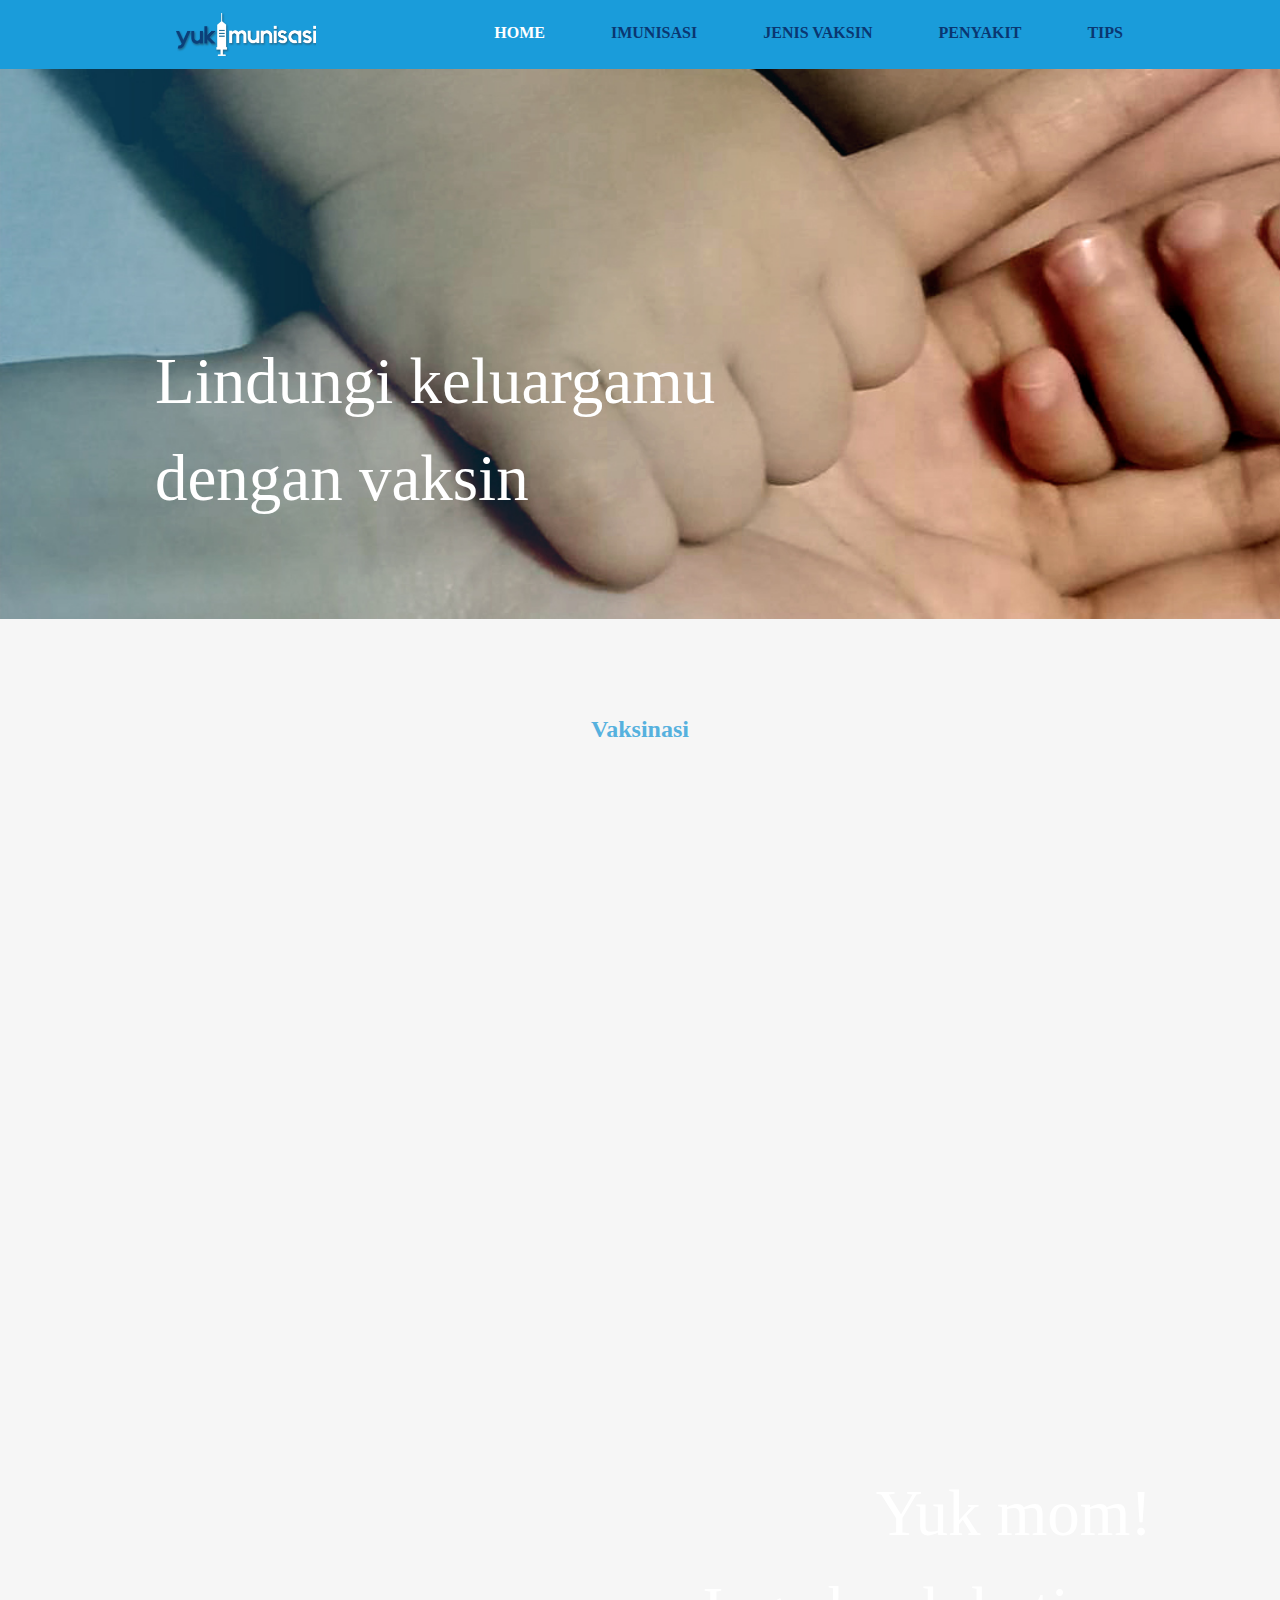
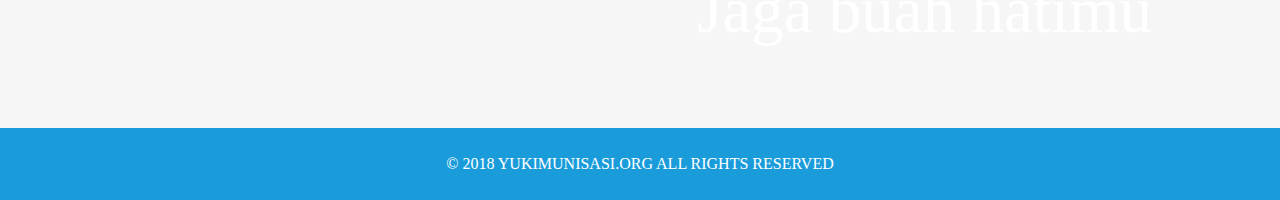
<file: index.html>
<!doctype html>
<html lang="en">
  <head>
    <!-- Required meta tags -->
    <meta charset="utf-8">
    <meta name="viewport" content="width=device-width, initial-scale=1, shrink-to-fit=no">
  <!-- <link rel=”icon” type=”image/png” href=”img/icon.png”> -->
  <link href="img/icon.png" rel="shortcut icon">
    <!-- Bootstrap CSS -->
    <link rel="stylesheet" type="text/css" href="css/bootstrap.css">
    <link rel="stylesheet" type="text/css" href="css/bootstrap.min.css" >
    <link rel="stylesheet" type="text/css" href="style/style.css">
    <!-- <link rel="stylesheet" href="https://maxcdn.bootstrapcdn.com/bootstrap/4.0.0/css/bootstrap.min.css" integrity="sha384-Gn5384xqQ1aoWXA+058RXPxPg6fy4IWvTNh0E263XmFcJlSAwiGgFAW/dAiS6JXm" crossorigin="anonymous"> -->

    <title>YUK Imunisasi</title>
  </head>
  <body style="background-color: #f6f6f6">

    <!-- navbar -->
  <nav class="navbar navbar-expand-lg navbar-light p-2" style="background-color: #1A9CDA;">
    <a class="navbar-brand" href="index.html">
        <img src="img/logo.png" width="140" class="d-inline-block align-top ml-5" alt="brand">
    </a>
    <button class="navbar-toggler" type="button" data-toggle="collapse" data-target="#navbarNavDropdown" aria-controls="navbarSupportedContent" aria-expanded="false" aria-label="Toggle navigation">
      <span class="navbar-toggler-icon"></span>
    </button>

      <div class="collapse navbar-collapse" id="navbarNavDropdown">
        <ul class="navbar-nav ml-auto font-weight-bold">
          <li class="nav-item">
            <a class="nav-link a" href="index.html">HOME</a>
          </li>
          <li class="nav-item">
            <a class="nav-link b" href="sejarah_imunisasi.html">IMUNISASI</a>
          </li>
          <li class="nav-item">
            <a class="nav-link c" href="jenis_vaksin.html">JENIS VAKSIN</a>
          </li>
          <li class="nav-item">
            <a class="nav-link d" href="penyakit.html">PENYAKIT</a>
          </li>
          <li class="nav-item">
            <a class="nav-link e" href="tips.html">TIPS</a>
          </li> 
        </ul>
      </div>
  </nav>

  <style>
	.jumbotron.jumbotron-fluid{
		background-image: url('img/header.jpg');
		background-repeat: no-repeat;
		background-size: cover;
		background-attachment: fixed;
		height: 550px;
		background-position: 0 -100px;
		background-color: white;
		overflow: hidden;
	}
</style>
	<!-- start jumbotron header -->
	<section id="pg_header" class="pg_header mb-5">		
		<div class="jumbotron jumbotron-fluid">
			<div class="container">
				<div class="row">
					<div class="col">
						<p class="caption text-white" style="left: 85px; top: 200px;">Lindungi keluargamu<br>dengan vaksin</p>
					</div>
				</div>
			</div>
		</div>
	</section>
	<!-- end jumbotron header -->
	
	<br><br>

	<!-- start vaksinasi -->
	<setction id="pg_vaksinasi" class="pg_vaksinasi">		
		<div class="container">
			<div class="row mb-5">
				<div class="col text-center">
					<h4 style="color: #56B1DE" class="font-weight-bold">Vaksinasi</h4>
				</div>
			</div>
			<br>
			<div class="row text-center mb-5 justify-content-center">
				<div class="col-sm-6 col-md-5 col-lg-4 col-xl-3 p-left" style="color:  #12346B;">
					<img src="img/1.jpg" class="rounded-circle mb-4" width="80%" alt="">
					<p class="font-weight-bold h5">Vaksin Palsu</p>
					Masyarakat Indonesia dibuat
					gempar dengan temuan vaksin
					palsu yang beredar diberbagai
					saranan kesehatan di tanan air. 
					Menurut peraturan Menteri Kesehatan Nomor 
					... <br>
					<a href="vaksin_palsu.html" class="btn mt-4 mb-5 text-white" role="button" style="background-color: #1A9CDA">read more</a>
				</div>

				<div class="col-md-1 col-xl-2"></div>

				<div class="col-sm-6 col-md-5 col-lg-4 col-xl-3 mt-5 mt-sm-5 mt-md-0 p-right" style="color:  #12346B;">
					<img src="img/2.jpg" class="rounded-circle mb-4" width="80%" alt="">
					<p class="font-weight-bold h5">Vaksin Belum HALAL?</p>
					Fatwa MUI No 4/2016, vaksinasi 
					memang diperbolehkan dan 
					dibawajibkan terutama saat kondisi 
					darurat. Terlebih jika suatu 
					penyakit berpotensi menjadi 
					semakin ... <br>
					<a href="vaksin_belum_halal.html" class="btn mt-4 text-white" style="background-color: #1A9CDA" role="button">read more</a>
				</div>
			</div>
		</div>
	</setction>
	<!-- end vaksinasi -->

	<section id="page-top-footer" class="page-top-footer">		
	  <div class="position-relative">
		  <div class="container-fluid">
		  	<div class="row justify-content-md-end">
		  		<div class="col-md-12">
				    <p class="caption text-right text-white mt-5">
				    	Yuk mom! <br>
				    	Jaga buah hatimu <br>
				    </p>	
		  		</div>
			  <img class="position-relative image-footer" src="img/4.jpg" alt="image" width="100%" height="100%">
		  	</div>
		  </div>
		</div>
	  </div>	
	</section>


	<footer style="background-color: #1A9CDA;">
		<div class="container">
			<div class="row text-center text-white">
				<div class="col p-4">
					&copy 2018 YUKIMUNISASI.ORG ALL RIGHTS RESERVED
				</div>
			</div>
		</div>
	</footer>

    <!-- Optional JavaScript -->

	<script type="text/javascript" src="js/jquery-3.2.1.slim.min.js"></script>
	<script type="text/javascript" src="js/popper.min.js"></script>
	<script type="text/javascript" src="js/bootstrap.js"></script>
	<script type="text/javascript" src="js/buatan.js"></script>

  </body>
</html>

<script>
	$(document).ready(function() {		
		// start page index
		$(window).scroll(function() {
			var var_scroll = $(this).scrollTop();

			$('.jumbotron .container .caption').css({
				transform: 'translate(0px,' + var_scroll/5 + '%)'
			});
			//edit col vaksinasi
			if (var_scroll > $('.pg_vaksinasi').offset().top - 300){
				$('.p-left').addClass('tampil-vaksinasi');
				$('.p-right').addClass('tampil-vaksinasi');
			};

			if (var_scroll > $('.page-top-footer').offset().top - 500){
				$('.image-footer').addClass('tampil-image-footer');
			}
		});
		//end page indx
	});
</script>
</file>
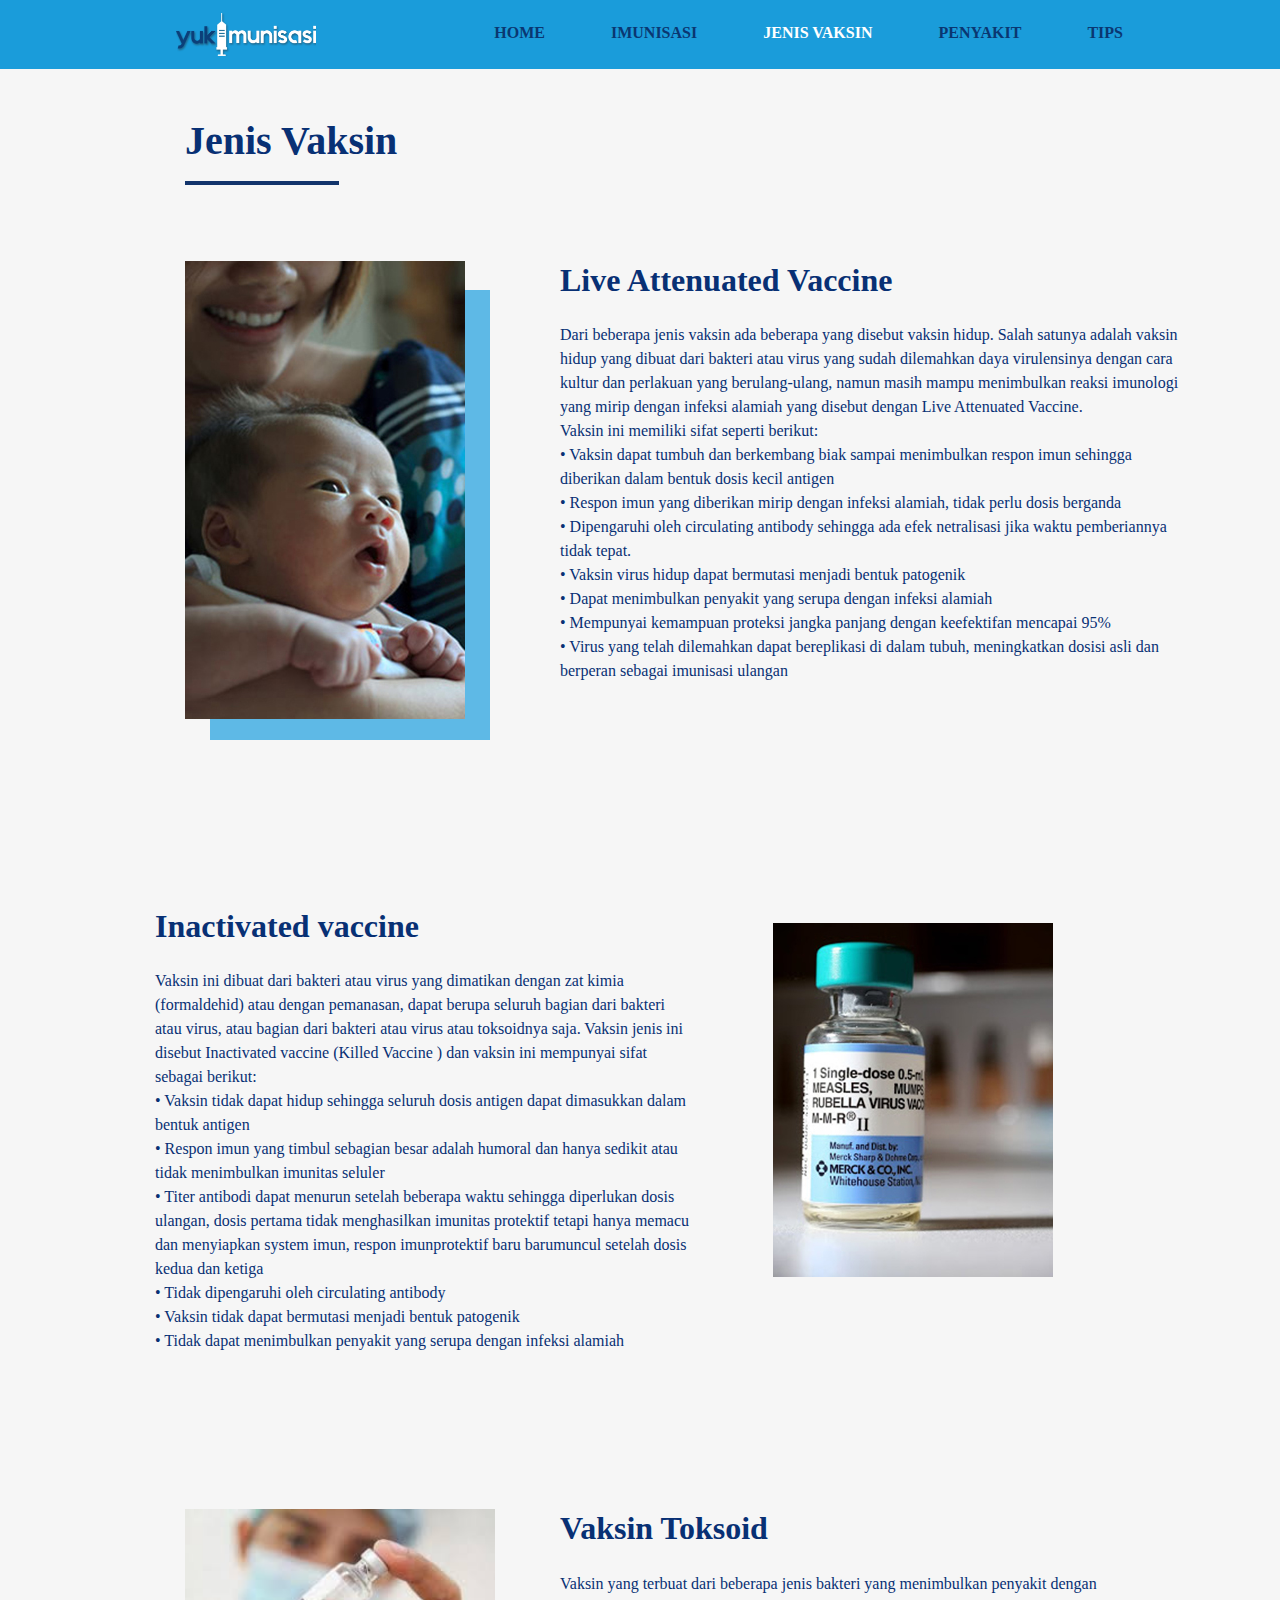
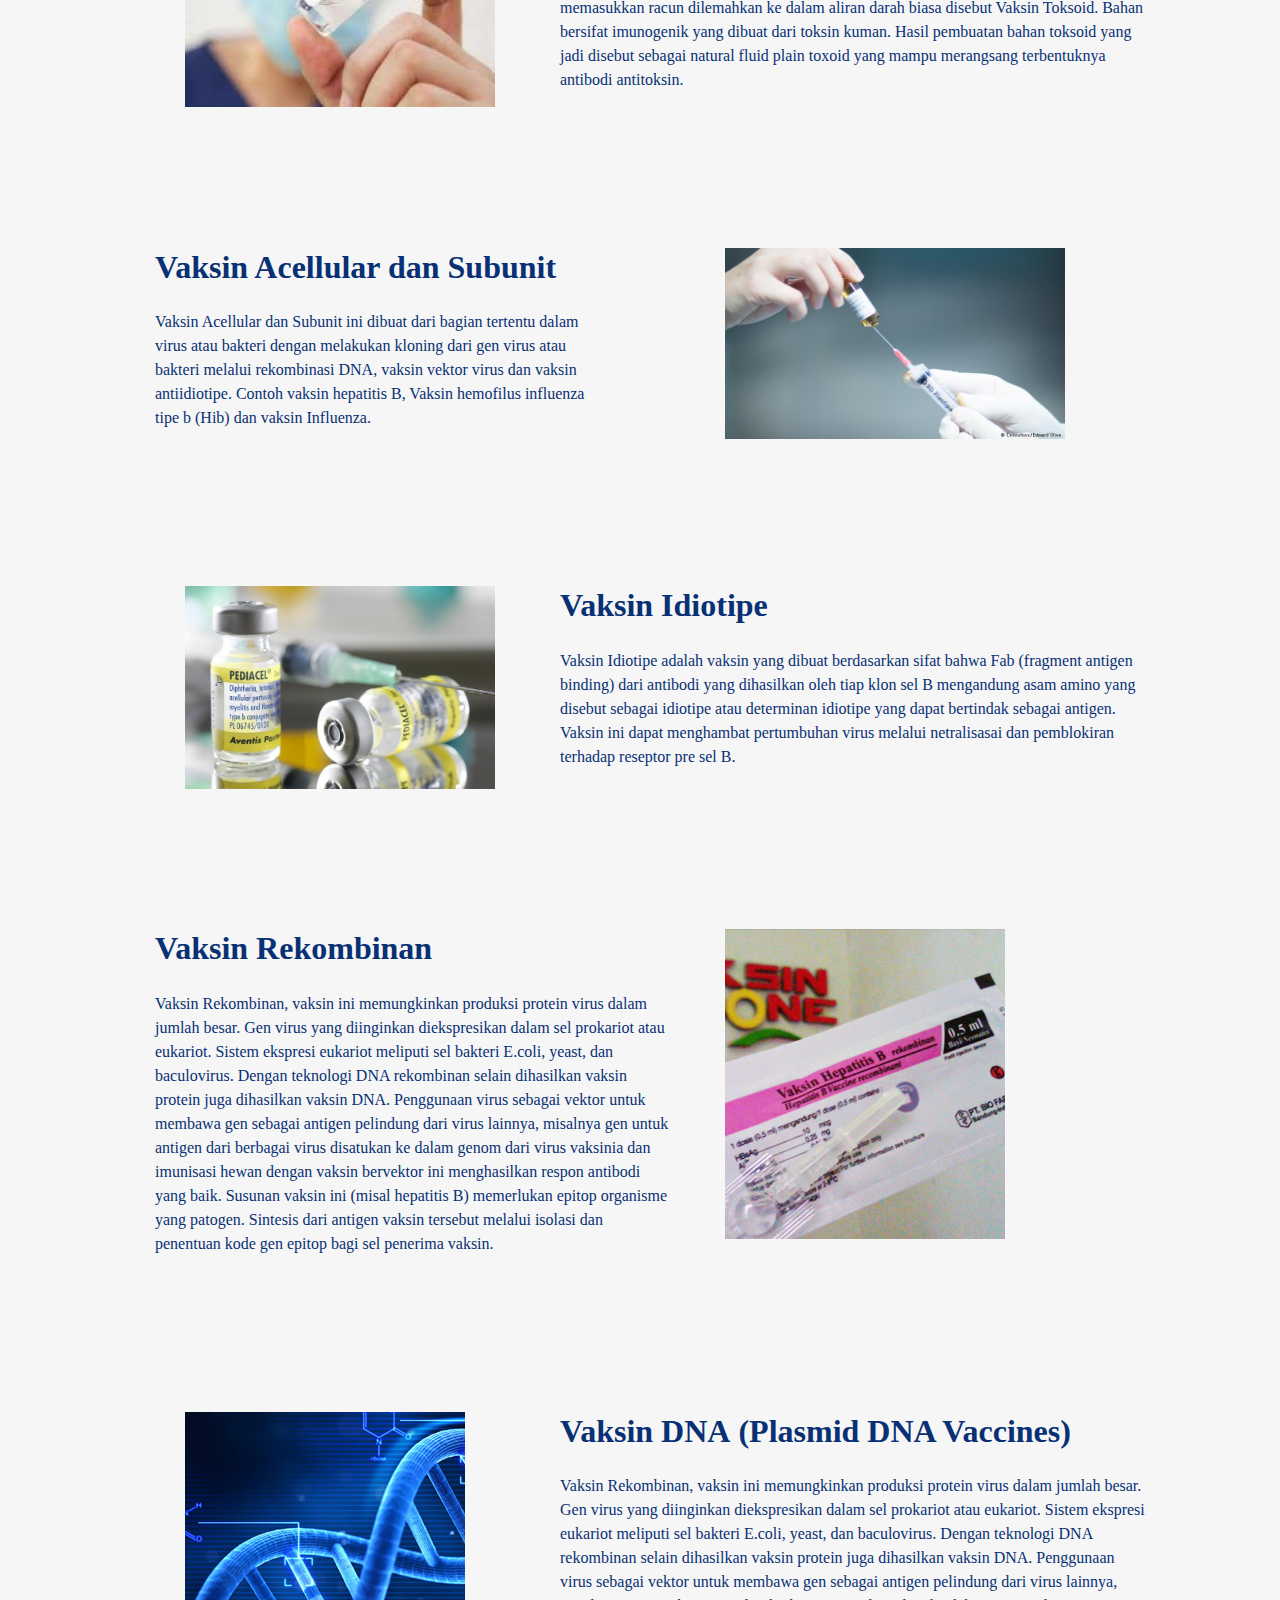
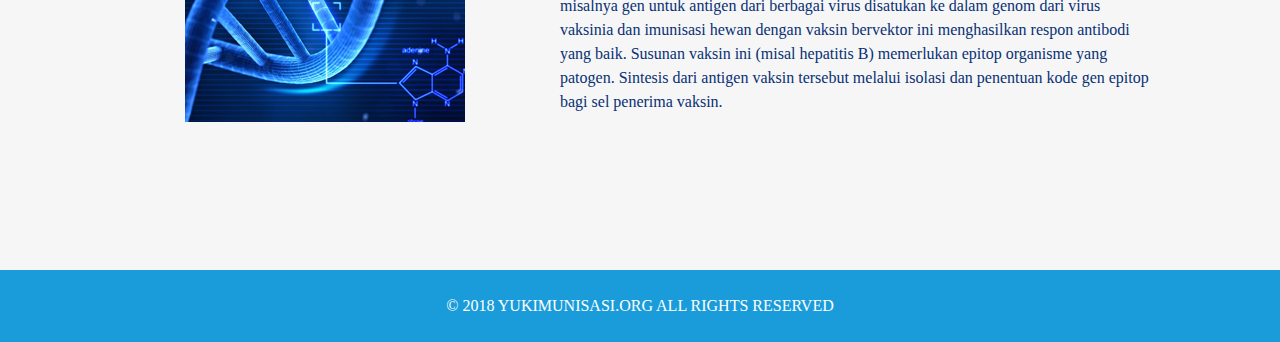
<file: jenis_vaksin.html>
<!doctype html>
<html lang="en">
  <head>
    <!-- Required meta tags -->
    <meta charset="utf-8">
    <meta name="viewport" content="width=device-width, initial-scale=1, shrink-to-fit=no">
  <!-- <link rel=”icon” type=”image/png” href=”img/icon.png”> -->
  <link href="img/icon.png" rel="shortcut icon">
    <!-- Bootstrap CSS -->
    <link rel="stylesheet" type="text/css" href="css/bootstrap.css">
    <link rel="stylesheet" type="text/css" href="css/bootstrap.min.css" >
    <link rel="stylesheet" type="text/css" href="style/style.css">
    <!-- <link rel="stylesheet" href="https://maxcdn.bootstrapcdn.com/bootstrap/4.0.0/css/bootstrap.min.css" integrity="sha384-Gn5384xqQ1aoWXA+058RXPxPg6fy4IWvTNh0E263XmFcJlSAwiGgFAW/dAiS6JXm" crossorigin="anonymous"> -->

    <title>YUK Imunisasi</title>
  </head>
  <body style="background-color: #f6f6f6">

    <!-- navbar -->
  <nav class="navbar navbar-expand-lg navbar-light p-2" style="background-color: #1A9CDA;">
    <a class="navbar-brand" href="index.html">
        <img src="img/logo.png" width="140" class="d-inline-block align-top ml-5" alt="brand">
    </a>
    <button class="navbar-toggler" type="button" data-toggle="collapse" data-target="#navbarNavDropdown" aria-controls="navbarSupportedContent" aria-expanded="false" aria-label="Toggle navigation">
      <span class="navbar-toggler-icon"></span>
    </button>

      <div class="collapse navbar-collapse" id="navbarNavDropdown">
        <ul class="navbar-nav ml-auto font-weight-bold">
          <li class="nav-item">
            <a class="nav-link a" href="index.html">HOME</a>
          </li>
          <li class="nav-item">
            <a class="nav-link b" href="sejarah_imunisasi.html">IMUNISASI</a>
          </li>
          <li class="nav-item">
            <a class="nav-link c" href="jenis_vaksin.html">JENIS VAKSIN</a>
          </li>
          <li class="nav-item">
            <a class="nav-link d" href="penyakit.html">PENYAKIT</a>
          </li>
          <li class="nav-item">
            <a class="nav-link e" href="tips.html">TIPS</a>
          </li> 
        </ul>
      </div>
  </nav>

  <style>
    .p-left{
    opacity: 0;
    transform: translate(-100px,0);
    transition: 2s;
    }
    .p-left2{
      opacity: 0;
      transform: translate(-100px,0);
      transition: 2s;
    }
    .p-left3{
      opacity: 0;
      transform: translate(-100px,0);
      transition: 2s;
    }
    .p-left4{
      opacity: 0;
      transform: translate(-100px,0);
      transition: 2s;
    }
    .p-right{
      opacity: 0;
      transform: translate(100px,0);
      transition: 2s;
    }
    .p-right2{
      opacity: 0;
      transform: translate(100px,0);
      transition: 2s;
    }
    .p-right3{
      opacity: 0;
      transform: translate(100px,0);
      transition: 2s;
    }

    .p-left.tampil-gmbr1, .p-right.tampil-gmbr1{
      opacity: 1;
      transform: translate(0,0);
    }
    .p-left2.tampil-gmbr1, .p-right2.tampil-gmbr1{
      opacity: 1;
      transform: translate(0,0);
    }
    .p-left3.tampil-gmbr1, .p-right3.tampil-gmbr1{
      opacity: 1;
      transform: translate(0,0);
    }
    .p-left4.tampil-gmbr1{
      opacity: 1;
      transform: translate(0,0);
    }

    hr{
      width: 150px;
      border: solid 2px #12346B;
      margin-left: 0px;
    }

    section.page{
      margin-top: 60px;
      margin-bottom: 140px;
      /* height: 570px; */
      /* min-height: 100px; */
    }
  

    .persegi-panjang{ 
      width: 280px; 
      height: 450px; 
      background: #5EB9E6;
      position: absolute; 
      top: 29px;
      left: 40px;
      z-index: -1;
    }

    .persegi-panjang1{ 
      width: 276px; 
      height: 355px; 
      background: #5EB9E6;
      position: absolute; 
      top: 35px;
      left: 40px;
      z-index: -1;
    }  
    .persegi-panjang2{ 
      width: 308px; 
      height: 200px; 
      background: #5EB9E6;
      position: absolute; 
      top: 20px;
      left: 40px;
      z-index: -1;
    }
    .persegi-panjang3{ 
      width: 337px; 
      height: 192px; 
      background: #5EB9E6;
      position: absolute; 
      top: 20px;
      left: 40px;
      z-index: -1;
    }
    .persegi-panjang4{ 
      width: 306px; 
      height: 205px; 
      background: #5EB9E6;
      position: absolute; 
      top: 20px;
      left: 40px;
      z-index: -1;
    }
    .persegi-panjang5{ 
      width: 278px; 
      height: 310px; 
      background: #5EB9E6;
      position: absolute; 
      top: 20px;
      left: 40px;
      z-index: -1;
    }
    .persegi-panjang6{ 
      width: 275px; 
      height: 310px; 
      background: #5EB9E6;
      position: absolute; 
      top: 20px;
      left: 40px;
      z-index: -1;
    }

    body{
      color: #083074;
    }
  </style>


<div class="container mt-5">
    <div class="row">
      <div class="col" style="left: 100px">
        <h1 class="font-weight-bold">Jenis Vaksin</h1>
        <hr>
      </div>
    </div>
</div>


  <section id="page1" class="page">
    <div class="container my-4">
      <div class="row">
        <div class="col" style="margin-left: 100px">
          <div class="persegi-panjang p-left"></div>
          <img src="img/10.jpg" alt="Gambar" class="mb-5">
        </div>

        <div class="col-sm-10 col-md-12 col-lg-6 col-xl-7 pr-4" style="padding-right:60px">
          <h2 class="font-weight-bold">Live Attenuated Vaccine</h2>  
          <p class="mt-4">
            Dari beberapa jenis vaksin ada beberapa yang disebut vaksin hidup. Salah satunya adalah vaksin hidup yang dibuat dari bakteri atau virus yang sudah dilemahkan daya virulensinya dengan cara kultur dan perlakuan yang berulang-ulang, namun masih mampu menimbulkan reaksi imunologi yang mirip dengan infeksi alamiah yang disebut dengan Live Attenuated Vaccine. 
            <br>
            Vaksin ini memiliki sifat seperti berikut: <br>  
            • Vaksin dapat tumbuh dan berkembang biak sampai menimbulkan respon imun sehingga diberikan dalam bentuk dosis kecil antigen
            <br>
            • Respon imun yang diberikan mirip dengan infeksi alamiah, tidak perlu dosis berganda
            <br>
            • Dipengaruhi oleh circulating antibody sehingga ada efek netralisasi jika waktu pemberiannya tidak tepat.
            <br>
            • Vaksin virus hidup dapat bermutasi menjadi bentuk patogenik
            <br>
            • Dapat menimbulkan penyakit yang serupa dengan infeksi alamiah
            <br>
            • Mempunyai kemampuan proteksi jangka panjang dengan keefektifan mencapai 95%
            <br>
            • Virus yang telah dilemahkan dapat bereplikasi di dalam tubuh, meningkatkan dosisi asli dan berperan sebagai imunisasi ulangan 
          </p>
        </div>
      </div>
    </div>
  </section>

  <section id="page2" class="page">
    <div class="container" style="margin-right: 0px;">
      <div class="row">
        <div class="col-sm-10 col-lg-6">
          <h2 class="font-weight-bold">Inactivated vaccine</h2>  
          <p class="mt-4">
            Vaksin ini dibuat dari bakteri atau virus yang dimatikan dengan zat kimia (formaldehid) atau dengan pemanasan, dapat berupa seluruh bagian dari bakteri atau virus, atau bagian dari bakteri atau virus atau toksoidnya saja. Vaksin jenis ini disebut Inactivated vaccine (Killed Vaccine ) dan vaksin ini mempunyai sifat sebagai berikut:<br>
            • Vaksin tidak dapat hidup sehingga seluruh dosis antigen dapat dimasukkan dalam bentuk antigen
            <br>
            • Respon imun yang timbul sebagian besar adalah humoral dan hanya sedikit atau tidak menimbulkan imunitas seluler
            <br>
            • Titer antibodi dapat menurun setelah beberapa waktu sehingga diperlukan dosis ulangan, dosis pertama tidak menghasilkan imunitas protektif tetapi hanya memacu dan menyiapkan system imun, respon imunprotektif baru barumuncul setelah dosis kedua dan ketiga
            <br>
            • Tidak dipengaruhi oleh circulating antibody
            <br>
            • Vaksin tidak dapat bermutasi menjadi bentuk patogenik
            <br>
            • Tidak dapat menimbulkan penyakit yang serupa dengan infeksi alamiah 
          </p>
        </div>
        <div class="col ml-5">
          <div class="persegi-panjang1 p-right"></div>
          <img src="img/11.jpg" class="mt-3" alt="gambar">
        </div>
      </div>
    </div>
  </section>


  <section id="page3" class="page">
    <div class="container my-4">
      <div class="row">
        <div class="col" style="margin-left: 100px">
          <div class="persegi-panjang2 p-left2"></div>
          <img src="img/21.jpg" alt="Gambar" width="310">
        </div>

        <div class="col-lg-6 col-xl-7 mt-md-5 mt-lg-0" style="padding-right:60px; ">
          <h2 class="font-weight-bold">Vaksin Toksoid</h2>  
          <p class="mt-4">
            Vaksin yang terbuat dari beberapa jenis bakteri yang menimbulkan penyakit dengan memasukkan racun dilemahkan ke dalam aliran darah biasa disebut Vaksin Toksoid. Bahan bersifat imunogenik yang dibuat dari toksin kuman. Hasil pembuatan bahan toksoid yang jadi disebut sebagai natural fluid plain toxoid yang mampu merangsang terbentuknya antibodi antitoksin.
          </p>
        </div>
      </div>
    </div>
  </section>


  <section id="page4" class="page">
    <div class="container" style="margin-right: 0px;">
      <div class="row">
        <div class="col mr-5">
          <h2 class="font-weight-bold">Vaksin Acellular dan Subunit</h2>  
          <p class="mt-4">
            Vaksin Acellular dan Subunit ini dibuat dari bagian tertentu dalam virus atau bakteri dengan melakukan kloning dari gen virus atau bakteri melalui rekombinasi DNA, vaksin vektor virus dan vaksin antiidiotipe. Contoh vaksin hepatitis B, Vaksin hemofilus influenza tipe b (Hib) dan vaksin Influenza.
          </p>
        </div>
        <div class="col-lg-5 ml-5">
          <div class="persegi-panjang3 p-right2"></div>
          <img src="img/22.jpg" alt="gambar" width="340">
        </div>
        <div class="col-1"></div>
      </div>
    </div>
  </section>


  <section id="page5" class="page">
    <div class="container my-4">
      <div class="row">
        <div class="col" style="margin-left: 100px">
          <div class="persegi-panjang4 p-left3"></div>
          <img src="img/23.jpg" alt="Gambar" width="310" >
        </div>

        <div class="col-lg-6 col-xl-7 mt-5 mt-lg-0" style="padding-right:60px;">
          <h2 class="font-weight-bold">Vaksin Idiotipe</h2>  
          <p class="mt-4">
            Vaksin Idiotipe adalah vaksin yang dibuat berdasarkan sifat bahwa Fab (fragment antigen binding) dari antibodi yang dihasilkan oleh tiap klon sel B mengandung asam amino yang disebut sebagai idiotipe atau determinan idiotipe yang dapat bertindak sebagai antigen. Vaksin ini dapat menghambat pertumbuhan virus melalui netralisasai dan pemblokiran terhadap reseptor pre sel B. 
          </p>
        </div>
      </div>
    </div>
  </section>


  <section id="page6" class="page">
    <div class="container" style="margin-right:0">
      <div class="row">
        <div class="col mr-4">
          <h2 class="font-weight-bold">Vaksin Rekombinan</h2>  
          <p class="mt-4">
            Vaksin Rekombinan, vaksin ini memungkinkan produksi protein virus dalam jumlah besar. Gen virus yang diinginkan diekspresikan dalam sel prokariot atau eukariot. Sistem ekspresi eukariot meliputi sel bakteri E.coli, yeast, dan baculovirus. Dengan teknologi DNA rekombinan selain dihasilkan vaksin protein juga dihasilkan vaksin DNA. Penggunaan virus sebagai vektor untuk membawa gen sebagai antigen pelindung dari virus lainnya, misalnya gen untuk antigen dari berbagai virus disatukan ke dalam genom dari virus vaksinia dan imunisasi hewan dengan vaksin bervektor ini menghasilkan respon antibodi yang baik. Susunan vaksin ini (misal hepatitis B) memerlukan epitop organisme yang patogen. Sintesis dari antigen vaksin tersebut melalui isolasi dan penentuan kode gen epitop bagi sel penerima vaksin.
          </p>
        </div>

        <div class="col-lg-6">
          <div class="persegi-panjang5 p-right3"></div>
          <img src="img/12.jpg" alt="gambar">
        </div>
      </div>
    </div>
  </section>


  <section id="page7" class="page">
    <div class="container">
          <div class="row">
            <div class="col" style="margin-left: 100px">
              <div class="persegi-panjang6 p-left4"></div>
              <img src="img/13.jpg" alt="gambar">
            </div>

            <div class="col-12 col-lg-6 col-xl-7 mt-5 mt-lg-0" style="padding-right:60px;">
                <h2 class="font-weight-bold">Vaksin DNA (Plasmid DNA Vaccines)</h2>  
                <p class="mt-4">
                  Vaksin Rekombinan, vaksin ini memungkinkan produksi protein virus dalam jumlah besar. Gen virus yang diinginkan diekspresikan dalam sel prokariot atau eukariot. Sistem ekspresi eukariot meliputi sel bakteri E.coli, yeast, dan baculovirus. Dengan teknologi DNA rekombinan selain dihasilkan vaksin protein juga dihasilkan vaksin DNA. Penggunaan virus sebagai vektor untuk membawa gen sebagai antigen pelindung dari virus lainnya, misalnya gen untuk antigen dari berbagai virus disatukan ke dalam genom dari virus vaksinia dan imunisasi hewan dengan vaksin bervektor ini menghasilkan respon antibodi yang baik. Susunan vaksin ini (misal hepatitis B) memerlukan epitop organisme yang patogen. Sintesis dari antigen vaksin tersebut melalui isolasi dan penentuan kode gen epitop bagi sel penerima vaksin.
                </p>
            </div>
        </div> 
    </div> 
  </section>



  <footer style="background-color: #1A9CDA;">
    <div class="container">
      <div class="row text-center text-white">
        <div class="col p-4">
          &copy 2018 YUKIMUNISASI.ORG ALL RIGHTS RESERVED
        </div>
      </div>
    </div>
  </footer>
    <!-- Optional JavaScript -->

  <script type="text/javascript" src="js/jquery-3.2.1.slim.min.js"></script>
  <script type="text/javascript" src="js/popper.min.js"></script>
  <script type="text/javascript" src="js/bootstrap.js"></script>
  <script type="text/javascript" src="js/buatan.js"></script>

  </body>
</html>

<script>
  $(window).on('load', function(){
    $('.p-left').addClass('tampil-gmbr1');
  });
  $(document).ready(function() {    
    $(window).scroll(function() {
      var var_scroll = $(this).scrollTop();
      if (var_scroll > $('#page2').offset().top - 350){
        $('.p-right').addClass('tampil-gmbr1');
      };
      if (var_scroll > $('#page3').offset().top - 350){
        $('.p-left2').addClass('tampil-gmbr1');
      };
      if (var_scroll > $('#page4').offset().top - 350){
        $('.p-right2').addClass('tampil-gmbr1');
      };      
      if (var_scroll > $('#page5').offset().top - 350){
        $('.p-left3').addClass('tampil-gmbr1');
      };     
      if (var_scroll > $('#page6').offset().top - 350){
        $('.p-right3').addClass('tampil-gmbr1');
      };     
      if (var_scroll > $('#page7').offset().top - 350){
        $('.p-left4').addClass('tampil-gmbr1');
      };
    });
  });
</script>
</file>
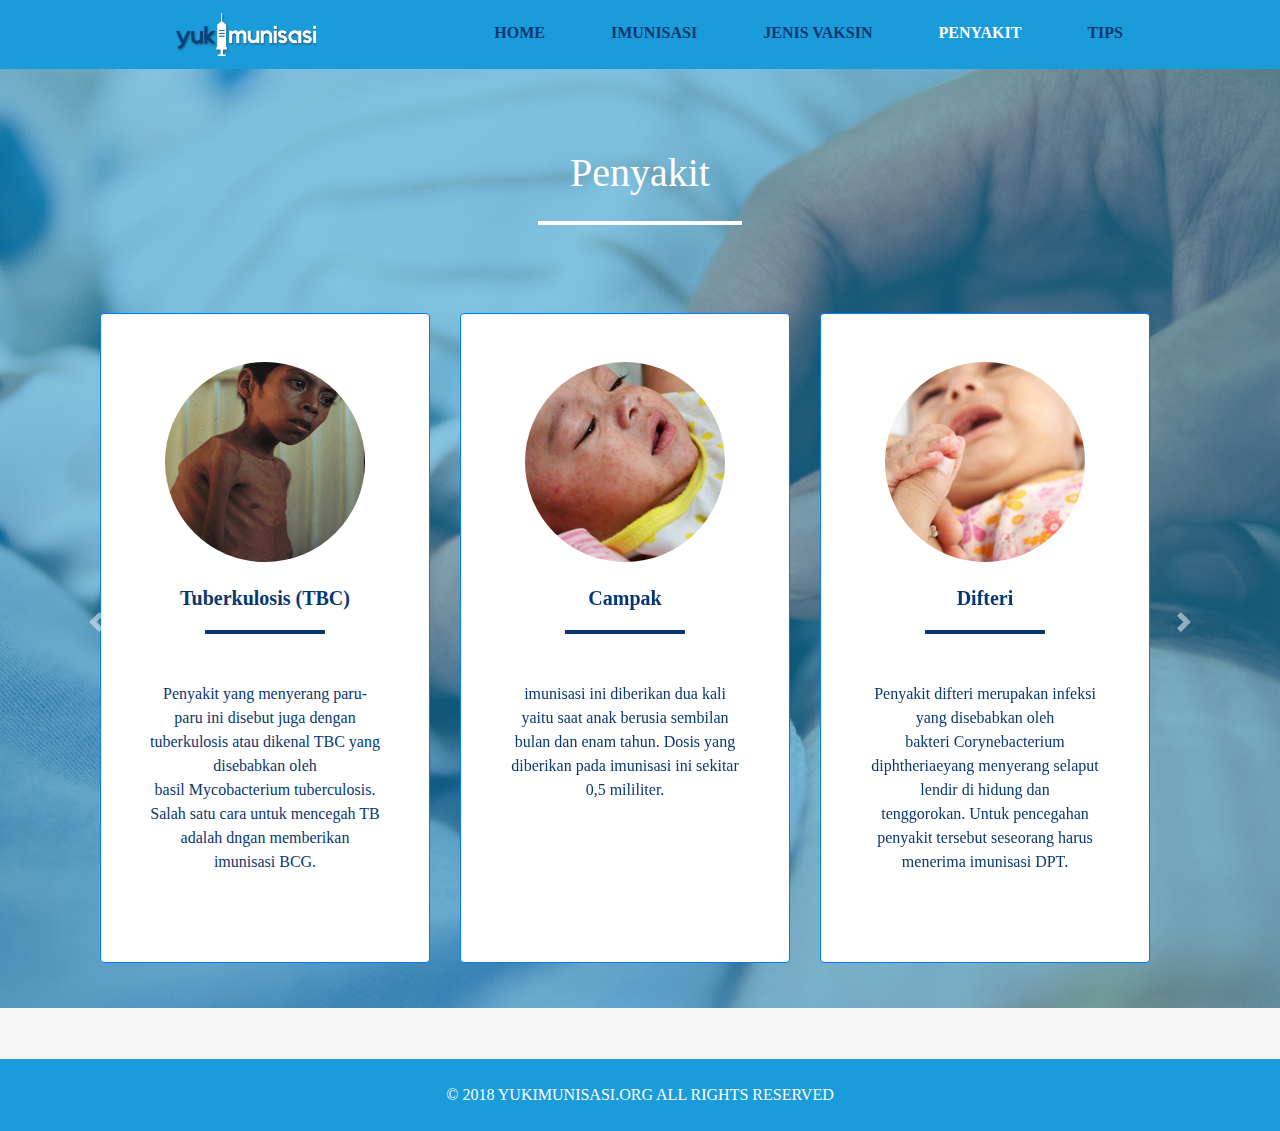
<file: penyakit.html>
<!doctype html>
<html lang="en">
  <head>
    <!-- Required meta tags -->
    <meta charset="utf-8">
    <meta name="viewport" content="width=device-width, initial-scale=1, shrink-to-fit=no">
  <!-- <link rel=”icon” type=”image/png” href=”img/icon.png”> -->
  <link href="img/icon.png" rel="shortcut icon">
    <!-- Bootstrap CSS -->
    <link rel="stylesheet" type="text/css" href="css/bootstrap.css">
    <link rel="stylesheet" type="text/css" href="css/bootstrap.min.css" >
    <link rel="stylesheet" type="text/css" href="style/style.css">
    <!-- <link rel="stylesheet" href="https://maxcdn.bootstrapcdn.com/bootstrap/4.0.0/css/bootstrap.min.css" integrity="sha384-Gn5384xqQ1aoWXA+058RXPxPg6fy4IWvTNh0E263XmFcJlSAwiGgFAW/dAiS6JXm" crossorigin="anonymous"> -->

    <title>YUK Imunisasi</title>
  </head>
  <body style="background-color: #f6f6f6">

    <!-- navbar -->
  <nav class="navbar navbar-expand-lg navbar-light p-2" style="background-color: #1A9CDA;">
    <a class="navbar-brand" href="index.html">
        <img src="img/logo.png" width="140" class="d-inline-block align-top ml-5" alt="brand">
    </a>
    <button class="navbar-toggler" type="button" data-toggle="collapse" data-target="#navbarNavDropdown" aria-controls="navbarSupportedContent" aria-expanded="false" aria-label="Toggle navigation">
      <span class="navbar-toggler-icon"></span>
    </button>

      <div class="collapse navbar-collapse" id="navbarNavDropdown">
        <ul class="navbar-nav ml-auto font-weight-bold">
          <li class="nav-item">
            <a class="nav-link a" href="index.html">HOME</a>
          </li>
          <li class="nav-item">
            <a class="nav-link b" href="sejarah_imunisasi.html">IMUNISASI</a>
          </li>
          <li class="nav-item">
            <a class="nav-link c" href="jenis_vaksin.html">JENIS VAKSIN</a>
          </li>
          <li class="nav-item">
            <a class="nav-link d" href="penyakit.html">PENYAKIT</a>
          </li>
          <li class="nav-item">
            <a class="nav-link e" href="tips.html">TIPS</a>
          </li> 
        </ul>
      </div>
  </nav>
 <style>
    body{
      background-image: url('img/6.jpg');
      background-repeat: no-repeat;
      background-size: cover;
      background-attachment: fixed;
    }

    section.text-header{
      margin-top: 80px;
    }

    section.page-carousel{
      margin-bottom: 80px;      
    }

    .card-title{
      height: 5%;
      max-height: 50%;
    }
    .card-text{
      height: 50%;
      max-height: 38%;
    }
    
    .card.border-primary.mb-3{
      height: 650px;
      width: 100%;
    }

    .card-title.font-weight-bold{
      font-size: 20px;
    }

    hr{
       width: 50%;
       border: solid 2px; 
       color: #0a3771;"
    }
 </style>

  <section class="text-header">
    <div class="container my-4">
      <div class="row">
        <div class="col text-center">
          <h1 class="mb-lg-4 text-white">Penyakit</h1>
          <hr style="width: 200px;border: solid 2px white;">
        </div>
      </div>
    </div>
  </section>
  
<!-- start carousel -->
<section class="page-carousel">  
  <div id="carouselExampleControls" class="carousel slide" data-ride="carousel">
    <div class="carousel-inner">
    <!-- start slide 1 -->
      <div class="carousel-item active">
        <div class="container">
          <div class="container row justify-content-center">
            
            <!-- start card 1 -->
            <div class="col-md-12 col-lg-4 mt-5">
              <div class="card border-primary mb-3">
                <div class="card-body text-primary text-center p-5">
                  <img src="img/24.gif" class="rounded-circle mb-4" width="200" height="200" alt="">
                  <h4 class="card-title font-weight-bold" style="color: #0a3771;">Tuberkulosis (TBC)</h4>
                  <hr>
                  <p class="card-text mt-5" style="color: #0a3771;">
                    Penyakit yang menyerang paru-paru ini disebut juga dengan tuberkulosis atau dikenal TBC yang disebabkan oleh basil Mycobacterium tuberculosis. Salah satu cara untuk mencegah TB adalah dngan memberikan imunisasi BCG.  <br>
                  </p>
                </div>
                </div> 
            </div>
            <!-- end card 1 -->

            <!-- start card 2 -->
            <div class="col-md-6 col-lg-4 mt-5">
              <div class="card border-primary mb-3">
                <div class="card-body text-primary text-center p-5">
                  <img src="img/25.jpg" class="rounded-circle mb-4" width="200" height="200" alt="">
                  <h4 class="card-title font-weight-bold" style="color: #0a3771;">Campak</h4>
                  <hr>
                  <p class="card-text mt-5" style="color: #0a3771;">
                    imunisasi ini diberikan dua kali yaitu saat anak berusia sembilan bulan dan enam tahun.
                    Dosis yang diberikan pada imunisasi ini sekitar 0,5 mililiter. <br>
                  </p>
                </div>
              </div>
            </div>
            <!-- end card 2 -->

            <!-- start card 3 -->
            <div class="col-md-6 col-lg-4 mt-5">
              <div class="card border-primary mb-3">
                <div class="card-body text-primary text-center p-5">
                  <img src="img/26.jpg" class="rounded-circle mb-4" width="200" height="200" alt="">
                  <h4 class="card-title font-weight-bold" style="color: #0a3771;">Difteri</h4>
                  <hr>
                  <p class="card-text mt-5" style="color: #0a3771;">
                    Penyakit difteri merupakan infeksi yang disebabkan oleh bakteri Corynebacterium diphtheriaeyang menyerang selaput lendir di hidung dan tenggorokan. Untuk pencegahan penyakit tersebut seseorang harus menerima imunisasi DPT. <br>
                  </p>
                </div>
              </div>
            </div>
            <!-- end card 3 -->

          </div>
        </div>  
      </div>
    <!-- end slide 1 -->


    <!-- start slide 2 -->
      <div class="carousel-item">
        <div class="container">
          <div class="container row">
            <!-- start card 4 -->
            <div class="col-md-6 col-lg-4 mt-5">
              <div class="card border-primary mb-3">
                <div class="card-body text-primary text-center p-5">
                  <img src="img/27.jpg" class="rounded-circle mb-4" width="200" height="200" alt="">
                  <h4 class="card-title font-weight-bold" style="color: #0a3771;">Batuk rejan</h4>
                  <hr>
                  <p class="card-text mt-5" style="color: #0a3771;">
                     Batuk rejan atau biasa disebut dengan pertusis merupakan penyakit yang menyerang sistem pernapasan dan menyebabkan batuk parah.  <br>
                  </p>
                </div>
              </div> 
            </div>
            <!-- end card 4 -->
            
            <!-- start card 5 -->
            <div class="col-md-6 col-lg-4 mt-5">
              <div class="card border-primary mb-3">
                <div class="card-body text-primary text-center p-5">
                  <img src="img/28.jpg" class="rounded-circle mb-4" width="200" height="200" alt="">
                  <h4 class="card-title font-weight-bold" style="color: #0a3771;">Tetanus</h4>
                  <hr>
                  <p class="card-text mt-5" style="color: #0a3771;">
                    Tetanus disebabkan oleh bakteri dan biasanya menyebabkan kelumpuhan, kejang serta kekakuan pada otot. <br>
                  </p>
                </div>
              </div>
            </div>
            <!-- end card 5 -->
            
            <!-- start card 6 -->
            <div class="col-md-12 col-lg-4 mt-5">
              <div class="card border-primary mb-3">
                <div class="card-body text-primary text-center p-5">
                  <img src="img/29.jpg" class="rounded-circle mb-4" width="200" height="200" alt="">
                  <h4 class="card-title font-weight-bold" style="color: #0a3771;">Polio</h4>
                  <hr>
                  <p class="card-text mt-5" style="color: #0a3771;">
                    Polio termasuk sebagai salah satu penyakit menular yang disebabkan oleh virus dalam saluran pencernaan dan tenggorokan. Pencegahan penyakit ini dilakukan dengan imunisasi polio pada usia di bawah lima tahun. Biasanya imunisasi tersebut dilakukan secara tetes atau oral (OPV) dan suntik (IPV). <br>
                  </p>
                </div>
              </div>
            </div>
            <!-- end card 6 -->

          </div>
        </div>  
      </div>
    <!-- end slide 2 -->

      <div class="carousel-item">
        <div class="container">
          <div class="container row justify-content-center">

            <div class="col-lg-4 mt-5">
              <div class="card border-primary mb-3">
                <div class="card-body text-primary text-center p-5">
                  <img src="img/30.jpg" class="rounded-circle mb-4" width="200" height="200" alt="">
                  <h4 class="card-title font-weight-bold" style="color: #0a3771;">Hepatitis B</h4>
                  <hr>
                  <p class="card-text mt-5" style="color: #0a3771;">
                    Pemberian vaksin hepatitis B ditujukan untuk menangkal infeksi organ hati karena virus hepatitis B. Hal tersebut menjadi penting karena infeksi hepatitis B dapat menyebabkan kanker hati dan sirosis. <br>
                  </p>
                </div>
              </div>
            </div>
            
            <!-- start card 8 -->
            <div class="col-lg-4 mt-5">
              <div class="card border-primary mb-3">
                <div class="card-body text-primary text-center p-5">
                  <img src="img/31.jpg" class="rounded-circle mb-4" width="200" height="200" alt="">
                  <h4 class="card-title font-weight-bold" style="color: #0a3771;">Hemofilus Influenzae</h4>
                  <hr>
                  <p class="card-text mt-5" style="color: #0a3771;">
                    Penyakit ini biasa disebabkan oleh bakteri Haemophilus influenzae tipe b dan dapat menyebabkan cacat seumur hidup hingga kematian. <br>
                  </p>
                </div>
              </div>
            </div>
            <!-- end card 8 -->

          </div>
        </div>
      </div>


    </div>
    <a class="carousel-control-prev" href="#carouselExampleControls" role="button" data-slide="prev">
      <span class="carousel-control-prev-icon" aria-hidden="true"></span>
      <span class="sr-only">Previous</span>
    </a>
    <a class="carousel-control-next" href="#carouselExampleControls" role="button" data-slide="next">
      <span class="carousel-control-next-icon" aria-hidden="true"></span>
      <span class="sr-only">Next</span>
    </a>
  </div>
</section>
<!-- end carousel -->

  <footer style="background-color: #1A9CDA;">
    <div class="container">
      <div class="row text-center text-white">
        <div class="col p-4">
          &copy 2018 YUKIMUNISASI.ORG ALL RIGHTS RESERVED
        </div>
      </div>
    </div>
  </footer>
    <!-- Optional JavaScript -->

  <script type="text/javascript" src="js/jquery-3.2.1.slim.min.js"></script>
  <script type="text/javascript" src="js/popper.min.js"></script>
  <script type="text/javascript" src="js/bootstrap.js"></script>
  <script type="text/javascript" src="js/buatan.js"></script>

  </body>
</html>

<script>
  $('.carousel').carousel({
    interval: 2000,
    pause : 'hover'
    // keyboard: true,
  })
</script>
</file>
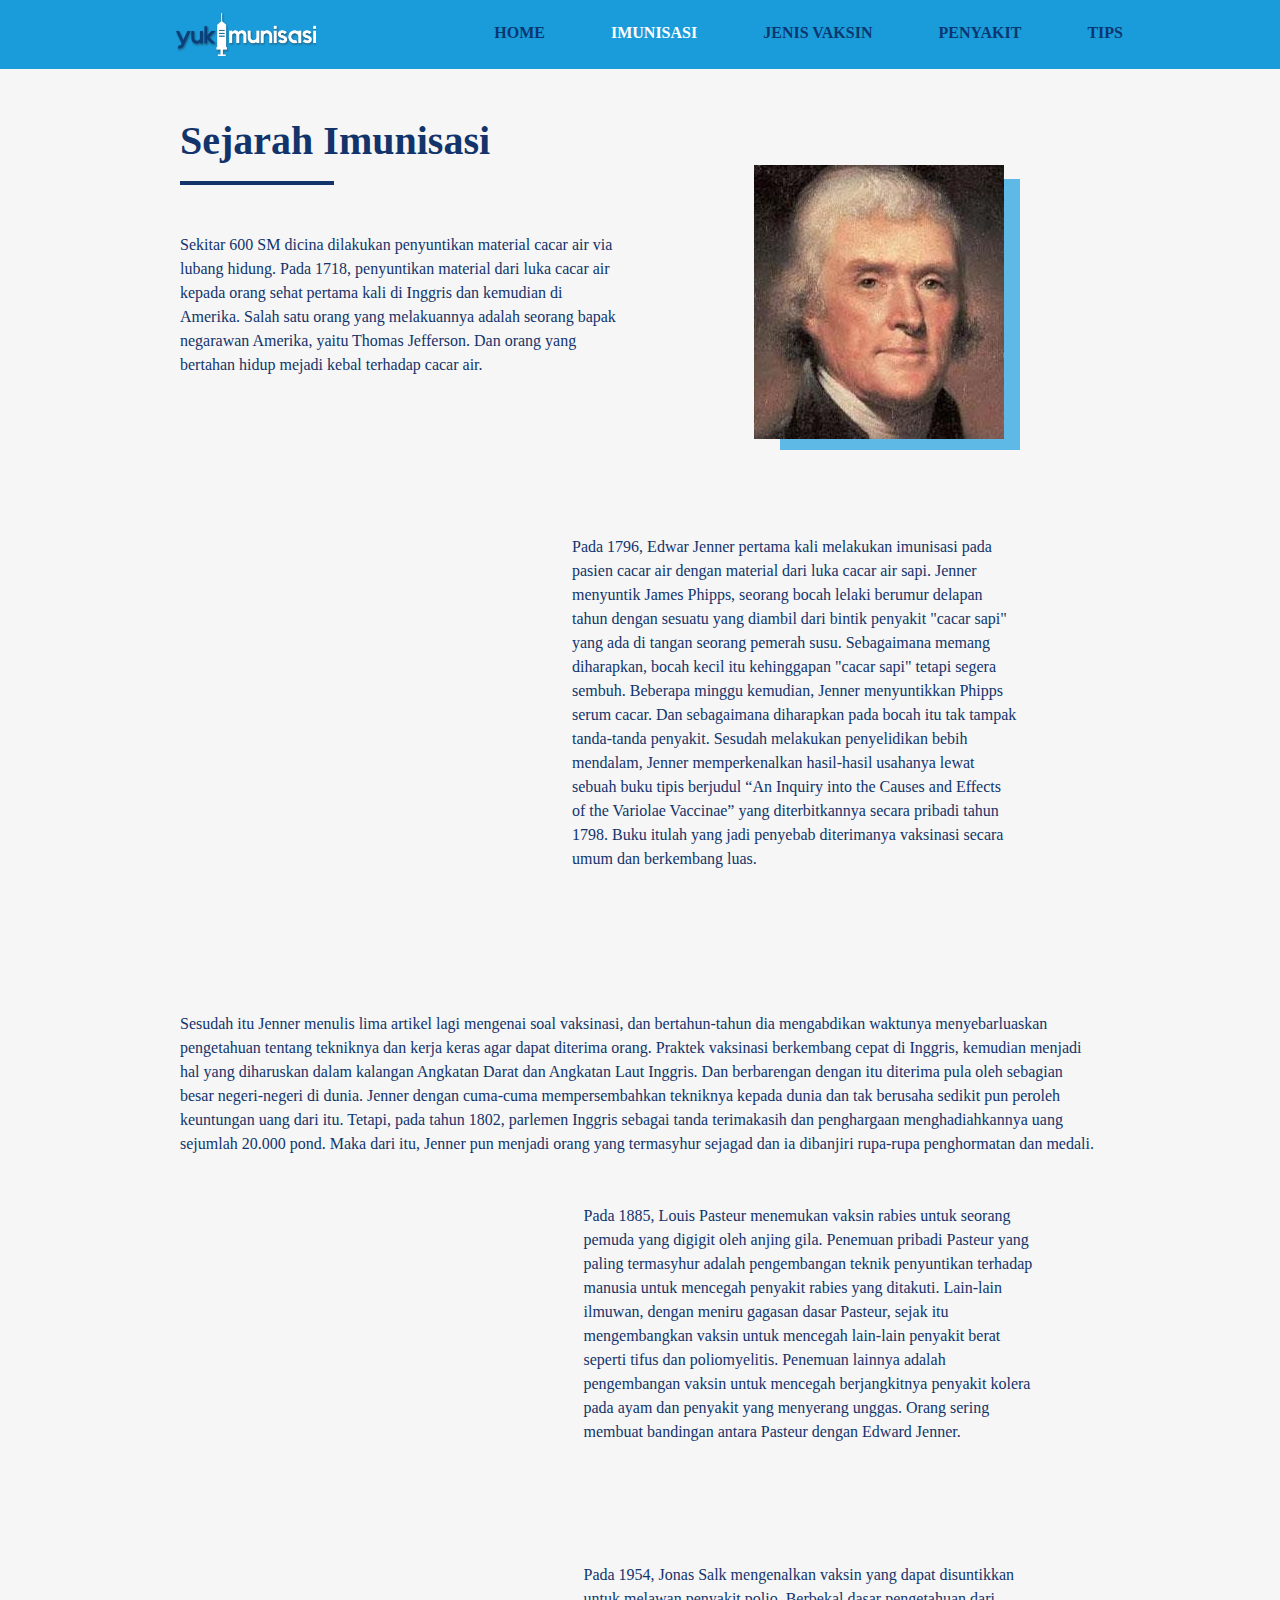
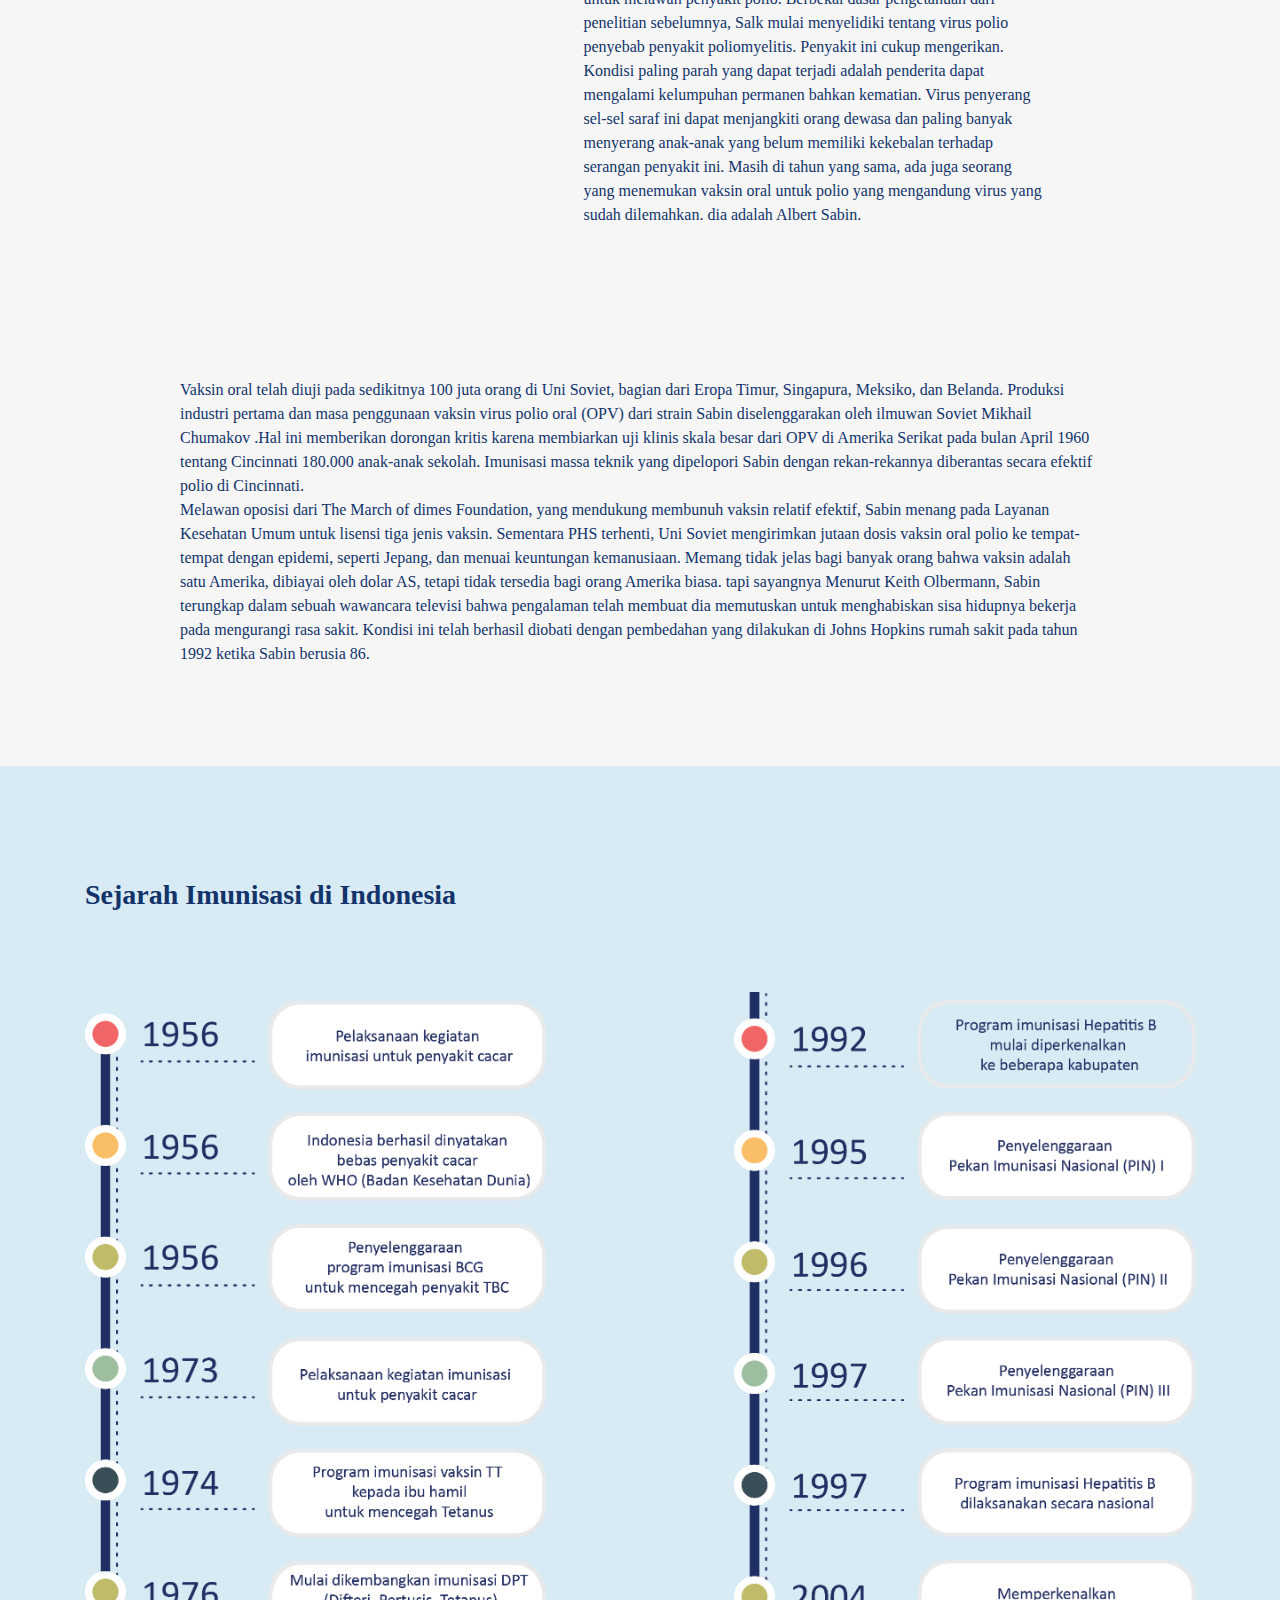
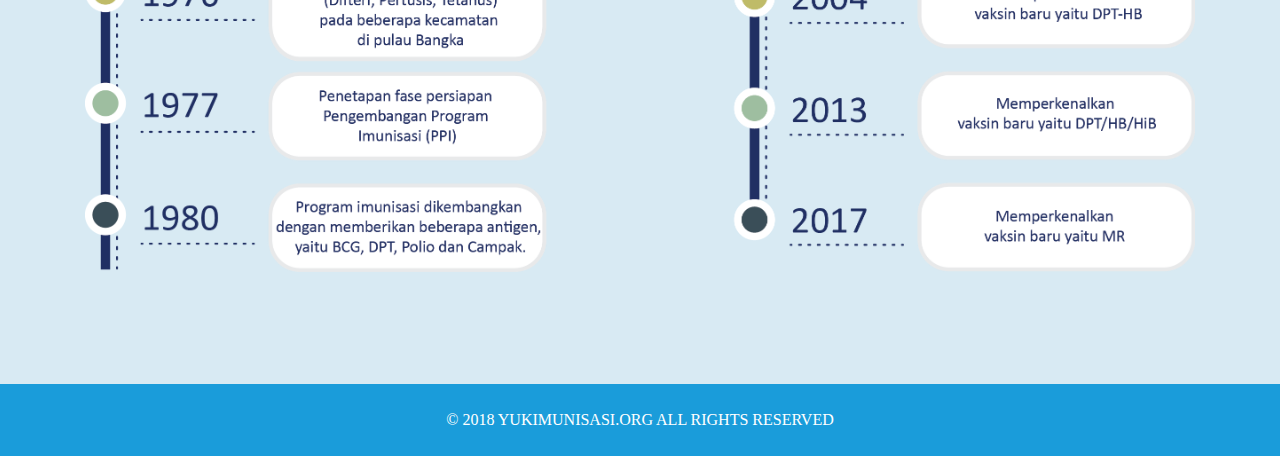
<file: sejarah_imunisasi.html>
<!doctype html>
<html lang="en">
  <head>
    <!-- Required meta tags -->
    <meta charset="utf-8">
    <meta name="viewport" content="width=device-width, initial-scale=1, shrink-to-fit=no">
  <!-- <link rel=”icon” type=”image/png” href=”img/icon.png”> -->
  <link href="img/icon.png" rel="shortcut icon">
    <!-- Bootstrap CSS -->
    <link rel="stylesheet" type="text/css" href="css/bootstrap.css">
    <link rel="stylesheet" type="text/css" href="css/bootstrap.min.css" >
    <link rel="stylesheet" type="text/css" href="style/style.css">
    <!-- <link rel="stylesheet" href="https://maxcdn.bootstrapcdn.com/bootstrap/4.0.0/css/bootstrap.min.css" integrity="sha384-Gn5384xqQ1aoWXA+058RXPxPg6fy4IWvTNh0E263XmFcJlSAwiGgFAW/dAiS6JXm" crossorigin="anonymous"> -->

    <title>YUK Imunisasi</title>
  </head>
  <body style="background-color: #f6f6f6">

    <!-- navbar -->
  <nav class="navbar navbar-expand-lg navbar-light p-2" style="background-color: #1A9CDA;">
    <a class="navbar-brand" href="index.html">
        <img src="img/logo.png" width="140" class="d-inline-block align-top ml-5" alt="brand">
    </a>
    <button class="navbar-toggler" type="button" data-toggle="collapse" data-target="#navbarNavDropdown" aria-controls="navbarSupportedContent" aria-expanded="false" aria-label="Toggle navigation">
      <span class="navbar-toggler-icon"></span>
    </button>

      <div class="collapse navbar-collapse" id="navbarNavDropdown">
        <ul class="navbar-nav ml-auto font-weight-bold">
          <li class="nav-item">
            <a class="nav-link a" href="index.html">HOME</a>
          </li>
          <li class="nav-item">
            <a class="nav-link b" href="sejarah_imunisasi.html">IMUNISASI</a>
          </li>
          <li class="nav-item">
            <a class="nav-link c" href="jenis_vaksin.html">JENIS VAKSIN</a>
          </li>
          <li class="nav-item">
            <a class="nav-link d" href="penyakit.html">PENYAKIT</a>
          </li>
          <li class="nav-item">
            <a class="nav-link e" href="tips.html">TIPS</a>
          </li> 
        </ul>
      </div>
  </nav>

  
<style>
		
	/* start edit page vaksinasi */
	.p-left{
		opacity: 0;
		transform: translate(-100px,0);
		transition: 2s;
	}
	.p-left2{
		opacity: 0;
		transform: translate(-100px,0);
		transition: 2s;
	}
	.p-left3{
		opacity: 0;
		transform: translate(-100px,0);
		transition: 2s;
	}
	.p-right{
		opacity: 0;
		transform: translate(100px,0);
		transition: 2s;
	}

	.p-left.tampil-gmbr1, .p-right.tampil-gmbr1{
		opacity: 1;
		transform: translate(0,0);
	}
	.p-left2.tampil-gmbr1{
		opacity: 1;
		transform: translate(0,0);
	}
	.p-left3.tampil-gmbr1{
		opacity: 1;
		transform: translate(0,0);
	}
	/* end edit page vaksinasi */

	hr{
		width: 150px;
		border: solid 2px #12346B;
		margin-left: 0;
	}
	section{
		min-height: 120px;
		color: #12346B;
	}

	.persegi-panjang{ 
		width: 240px; 
		height: 271px; 
		background: #5EB9E6; 
		margin-top: -260px;
		left: 140px;
		z-index: -1;	
	}
	.persegi-panjang1{ 
		width: 260px; 
		height: 374px; 
		background: #5EB9E6; 
		margin-top: -400px;
		left: 38px;
		z-index: -1;	
	}
	.persegi-panjang2{ 
		width: 205px; 
		height: 255px; 
		background: #5EB9E6; 
		margin-top: -240px;
		left: 70px;
		z-index: -1;	
	}
	.persegi-panjang3{ 
		width: 205px; 
		height: 311px; 
		background: #5EB9E6; 
		margin-top: -294px;
		left: 70px;
		z-index: -1;	
	}

</style>

	<section id="bag1" class="bag">
		<div class="container my-5">
			<div class="row justify-content-center">
				<div class="col-md-7 col-xl-5 mb-5">
					<h1 class="font-weight-bold">Sejarah Imunisasi</h1>
					<hr>
					<div class="mt-5">
						Sekitar 600 SM dicina dilakukan penyuntikan material cacar air via lubang hidung. Pada 1718, penyuntikan material dari luka cacar air kepada orang sehat pertama kali di Inggris dan kemudian di Amerika. Salah satu orang yang melakuannya adalah seorang bapak negarawan Amerika, yaitu Thomas Jefferson. Dan orang yang bertahan hidup mejadi kebal terhadap cacar air.
					</div>
				</div>

				<div class="col-md-5 my-xl-5 p-right" style="padding-left: 90px">
					<img src="img/17.jpg" alt="Image" class="ml-4">
					<div class="persegi-panjang position-absolute"></div>
				</div>

				<div class="col-xl-0"></div>
			</div>
		</div>
	</section>


	<section id="bag2" class="bag my-5 ml-4">
		<div class="container">
			<div class="row justify-content-center">
				<div class="col-md-4 pl-5 pl-md-0 p-left">
					<img src="img/18.jpg" alt="Image" class="mb-5 ml-sm-5 ml-md-0" width="280">
					<div class="persegi-panjang1 position-absolute ml-sm-5 ml-md-0"></div>
				</div>

				<div class="col-12 col-md-6 col-xl-5 mb-5 ml-md-5 ml-xl-0">
					<div>
						Pada 1796, Edwar Jenner pertama kali melakukan imunisasi pada pasien cacar air dengan material dari luka cacar air sapi. Jenner menyuntik James Phipps, seorang bocah lelaki berumur delapan tahun dengan sesuatu yang diambil dari bintik penyakit "cacar sapi" yang ada di tangan seorang pemerah susu. Sebagaimana memang diharapkan, bocah kecil itu kehinggapan "cacar sapi" tetapi segera sembuh. Beberapa minggu kemudian, Jenner menyuntikkan Phipps serum cacar. Dan sebagaimana diharapkan pada bocah itu tak tampak tanda-tanda penyakit. Sesudah melakukan penyelidikan bebih mendalam, Jenner memperkenalkan hasil-hasil usahanya lewat sebuah buku tipis berjudul “An Inquiry into the Causes and Effects of the Variolae Vaccinae” yang diterbitkannya secara pribadi tahun 1798. Buku itulah yang jadi penyebab diterimanya vaksinasi secara umum dan berkembang luas.
					</div>
				</div>
				<div class="col-xl-1"></div>
			</div>
		</div>
	</section>


	<section id="bag3" class="bag">
		<div class="container">
			<div class="row justify-content-center">
				<div class="col-md-12 col-xl-10">
					Sesudah itu Jenner menulis lima artikel lagi mengenai soal vaksinasi, dan bertahun-tahun dia mengabdikan waktunya menyebarluaskan pengetahuan tentang tekniknya dan kerja keras agar dapat diterima orang. 
					Praktek vaksinasi berkembang cepat di Inggris, kemudian menjadi hal yang diharuskan dalam kalangan Angkatan Darat dan Angkatan Laut Inggris. Dan berbarengan dengan itu diterima pula oleh sebagian besar negeri-negeri di dunia. Jenner dengan cuma-cuma mempersembahkan tekniknya kepada dunia dan tak berusaha sedikit pun peroleh keuntungan uang dari itu. Tetapi, pada tahun 1802, parlemen Inggris sebagai tanda terimakasih dan penghargaan menghadiahkannya uang sejumlah 20.000 pond. Maka dari itu, Jenner pun menjadi orang yang termasyhur sejagad dan ia dibanjiri rupa-rupa penghormatan dan medali. 
				</div>
				<div class="col-xl-0"></div>
			</div>
		</div>
	</section>


		<section id="bag4" class="bag">
		<div class="container mt-5 mb-5">
			<div class="row justify-content-center">
				<div class="col-xl-4 offset-1 mb-5 pl-5 p-left2">
					<img src="img/19.jpg" alt="Image" class="img-fluid" width="213">
					<div class="persegi-panjang2 position-absolute"></div>
				</div>

				<div class="col-xl-6 mb-md-5 mr-md-5 pr-md-5">
					<div class="mr-md-5">
						Pada 1885, Louis Pasteur menemukan vaksin rabies untuk seorang pemuda yang digigit oleh anjing gila. Penemuan pribadi Pasteur yang paling termasyhur adalah pengembangan teknik penyuntikan terhadap manusia untuk mencegah penyakit rabies yang ditakuti. Lain-lain ilmuwan, dengan meniru gagasan dasar Pasteur, sejak itu mengembangkan vaksin untuk mencegah lain-lain penyakit berat seperti tifus dan poliomyelitis. Penemuan lainnya adalah pengembangan vaksin untuk mencegah berjangkitnya penyakit kolera pada ayam dan penyakit yang menyerang unggas. Orang sering membuat bandingan antara Pasteur dengan Edward Jenner.
					</div>
				</div>
				<div class="col-xl-0"></div>
			</div>
		</div>
	</section>


		<section id="bag5" class="bag">
		<div class="container mt-5 mb-5">
			<div class="row justify-content-center">
				<div class="col-xl-4 offset-1 mb-5 pl-5 p-left3">
					<img src="img/20.jpg" alt="Image" class="img-fluid" width="213">
					<div class="persegi-panjang3 position-absolute"></div>
				</div>

				<div class="col-xl-6 mb-md-5 mr-md-5 pr-md-5">
					<div class="mr-md-5">
						Pada 1954, Jonas Salk mengenalkan vaksin yang dapat disuntikkan untuk melawan penyakit polio. Berbekal dasar pengetahuan dari penelitian sebelumnya, Salk 	 mulai menyelidiki tentang virus polio penyebab penyakit poliomyelitis. Penyakit ini cukup mengerikan. Kondisi paling parah yang dapat terjadi adalah penderita dapat mengalami kelumpuhan permanen bahkan kematian. Virus penyerang sel-sel saraf ini dapat menjangkiti orang dewasa dan paling banyak menyerang anak-anak yang belum memiliki kekebalan terhadap serangan penyakit ini. Masih di tahun yang sama, ada juga seorang yang menemukan vaksin oral untuk polio yang mengandung virus yang sudah dilemahkan. dia adalah Albert Sabin.
					</div>
				</div>
			</div>
		</div>
	</section>

	<section id="bag6" class="bag">
		<div class="container">
			<div class="row justify-content-center">
				<div class="col-xl-10">
					Vaksin oral telah diuji pada sedikitnya 100 juta orang di Uni Soviet, bagian dari Eropa Timur, Singapura, Meksiko, dan Belanda. Produksi industri pertama dan masa penggunaan vaksin virus polio oral (OPV) dari strain Sabin diselenggarakan oleh ilmuwan Soviet Mikhail Chumakov .Hal ini memberikan dorongan kritis karena membiarkan uji klinis skala besar dari OPV di Amerika Serikat pada bulan April 1960 tentang Cincinnati 180.000 anak-anak sekolah. Imunisasi massa teknik yang dipelopori Sabin dengan rekan-rekannya diberantas secara efektif polio di Cincinnati. 
				</div>
				<!-- <div class="col-xl-1"></div> -->
			</div>
		</div>
	</section>

	<section id="bag7" class="bag mb-5">
		<div class="container">
			<div class="row justify-content-center">
				<div class="col-xl-10">
					Melawan oposisi dari The March of dimes Foundation, yang mendukung membunuh vaksin relatif efektif, Sabin menang pada Layanan Kesehatan Umum untuk lisensi tiga jenis vaksin. Sementara PHS terhenti, Uni Soviet mengirimkan jutaan dosis vaksin oral polio ke tempat-tempat dengan epidemi, seperti Jepang, dan menuai keuntungan kemanusiaan. Memang tidak jelas bagi banyak orang bahwa vaksin adalah satu Amerika, dibiayai oleh dolar AS, tetapi tidak tersedia bagi orang Amerika biasa. tapi sayangnya Menurut Keith Olbermann, Sabin terungkap dalam sebuah wawancara televisi bahwa pengalaman telah membuat dia memutuskan untuk menghabiskan sisa hidupnya bekerja pada mengurangi rasa sakit. Kondisi ini telah berhasil diobati dengan pembedahan yang dilakukan di Johns Hopkins rumah sakit pada tahun 1992 ketika Sabin berusia 86.
				</div>
				<!-- <div class="col-xl-1"></div> -->
			</div>
		</div>
	</section>

	<!-- start jumbotron -->
	<section id="bag8" class="bag">		
		<div class="jumbotron jumbotron-fluid" style="background-color: #D8EAF3; margin-bottom: 0px; margin-top: 100px">
			<div class="container">
				<div class="row mb-sm-4 mt-sm-5">
					<div class="col j-judul">
						<h3 class="font-weight-bold">Sejarah Imunisasi di Indonesia</h3>
					</div>
				</div>
				<div class="row">
					<div class="col my-5">
						<img src="img/9.png" alt="Responsif Image" class="img-fluid">
					</div>
				</div>
			</div>
		</div>
	</section>
	<!-- end jumbotron -->


	<footer style="background-color: #1A9CDA;">
		<div class="container">
			<div class="row text-center text-white">
				<div class="col p-4">
					&copy 2018 YUKIMUNISASI.ORG ALL RIGHTS RESERVED
				</div>
			</div>
		</div>
	</footer>
    <!-- Optional JavaScript -->

  <script type="text/javascript" src="js/jquery-3.2.1.slim.min.js"></script>
	<script type="text/javascript" src="js/popper.min.js"></script>
	<script type="text/javascript" src="js/bootstrap.js"></script>
	<script type="text/javascript" src="js/buatan.js"></script>
	
  </body>
</html>


<script>
	$(window).on('load', function(){
		$('.p-right').addClass('tampil-gmbr1');
	});
	$(document).ready(function() {		
		$(window).scroll(function() {
			var var_scroll = $(this).scrollTop();
			if (var_scroll > $('#bag2').offset().top - 300){
				$('.p-left').addClass('tampil-gmbr1');
			};
			if (var_scroll > $('#bag4').offset().top - 400){
				$('.p-left2').addClass('tampil-gmbr1');
			};
			if (var_scroll > $('#bag5').offset().top - 400){
				$('.p-left3').addClass('tampil-gmbr1');
			};
		});
	});
</script>
</file>
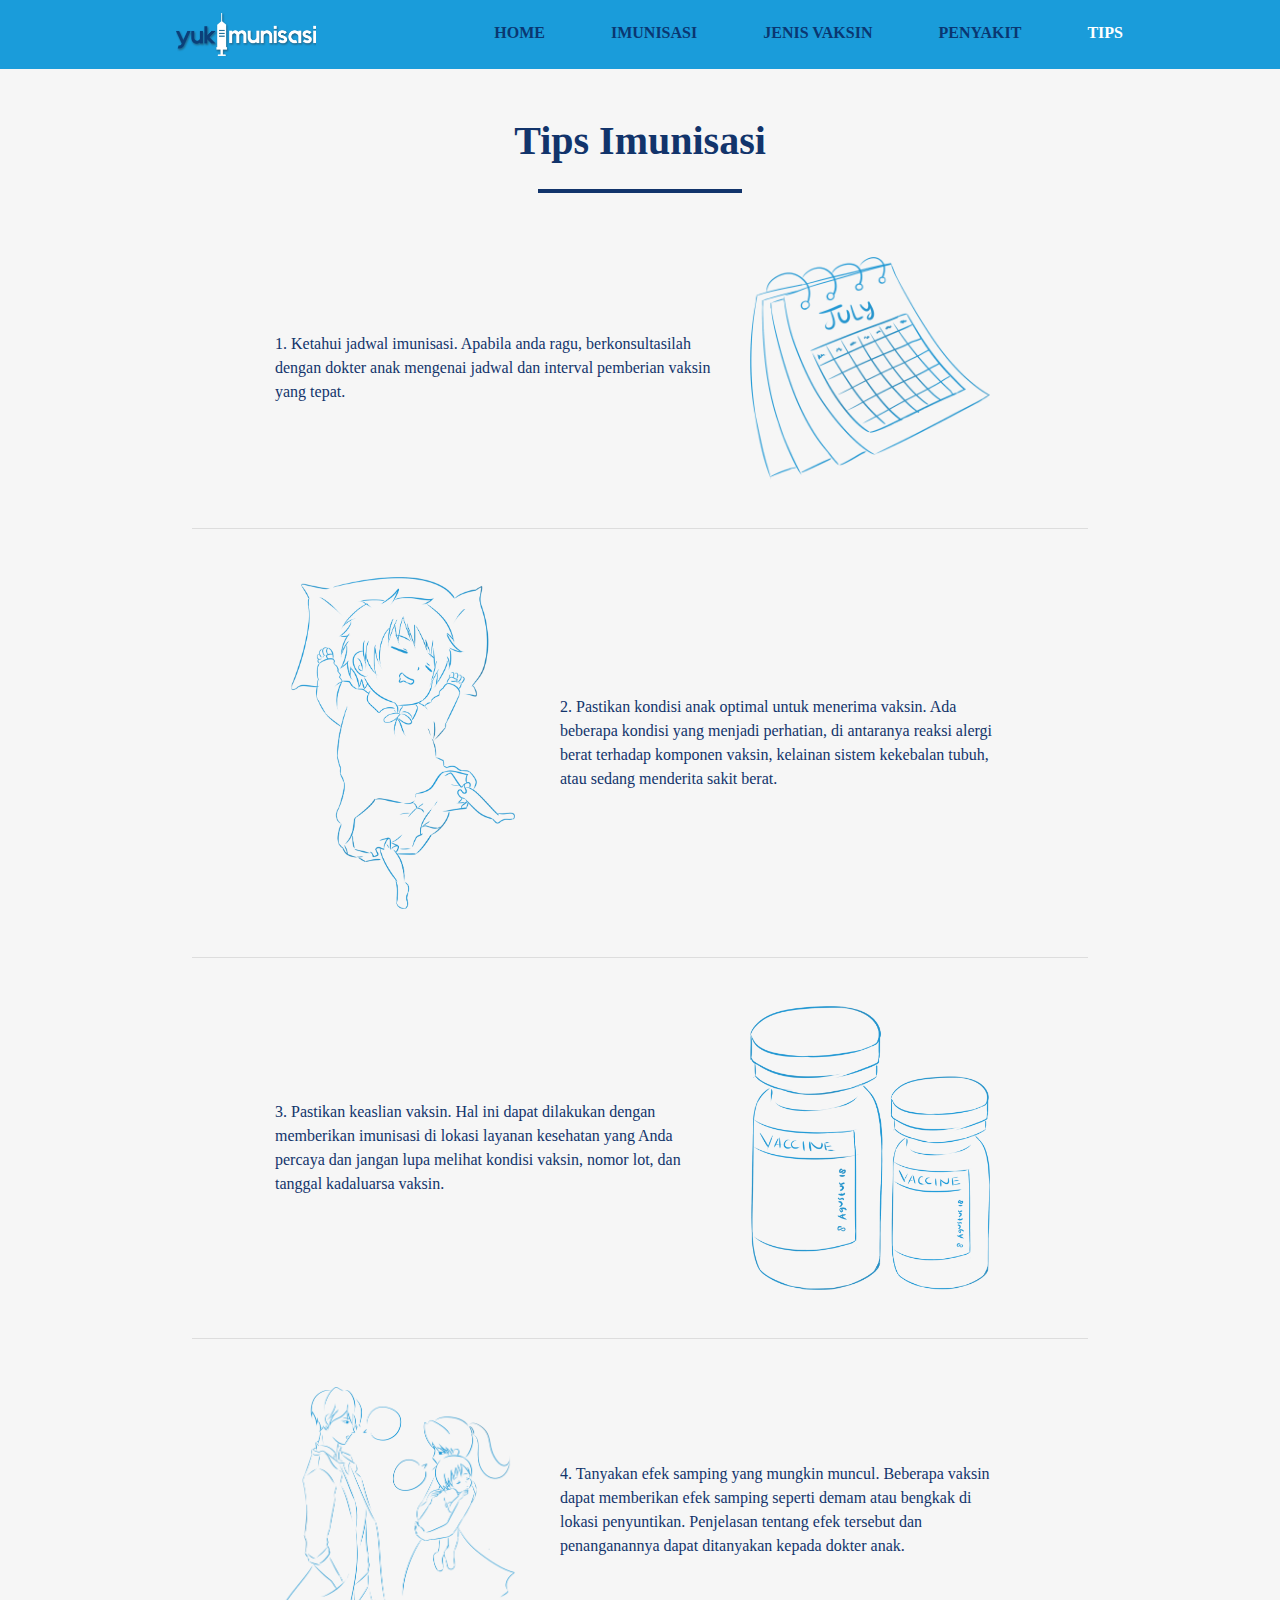
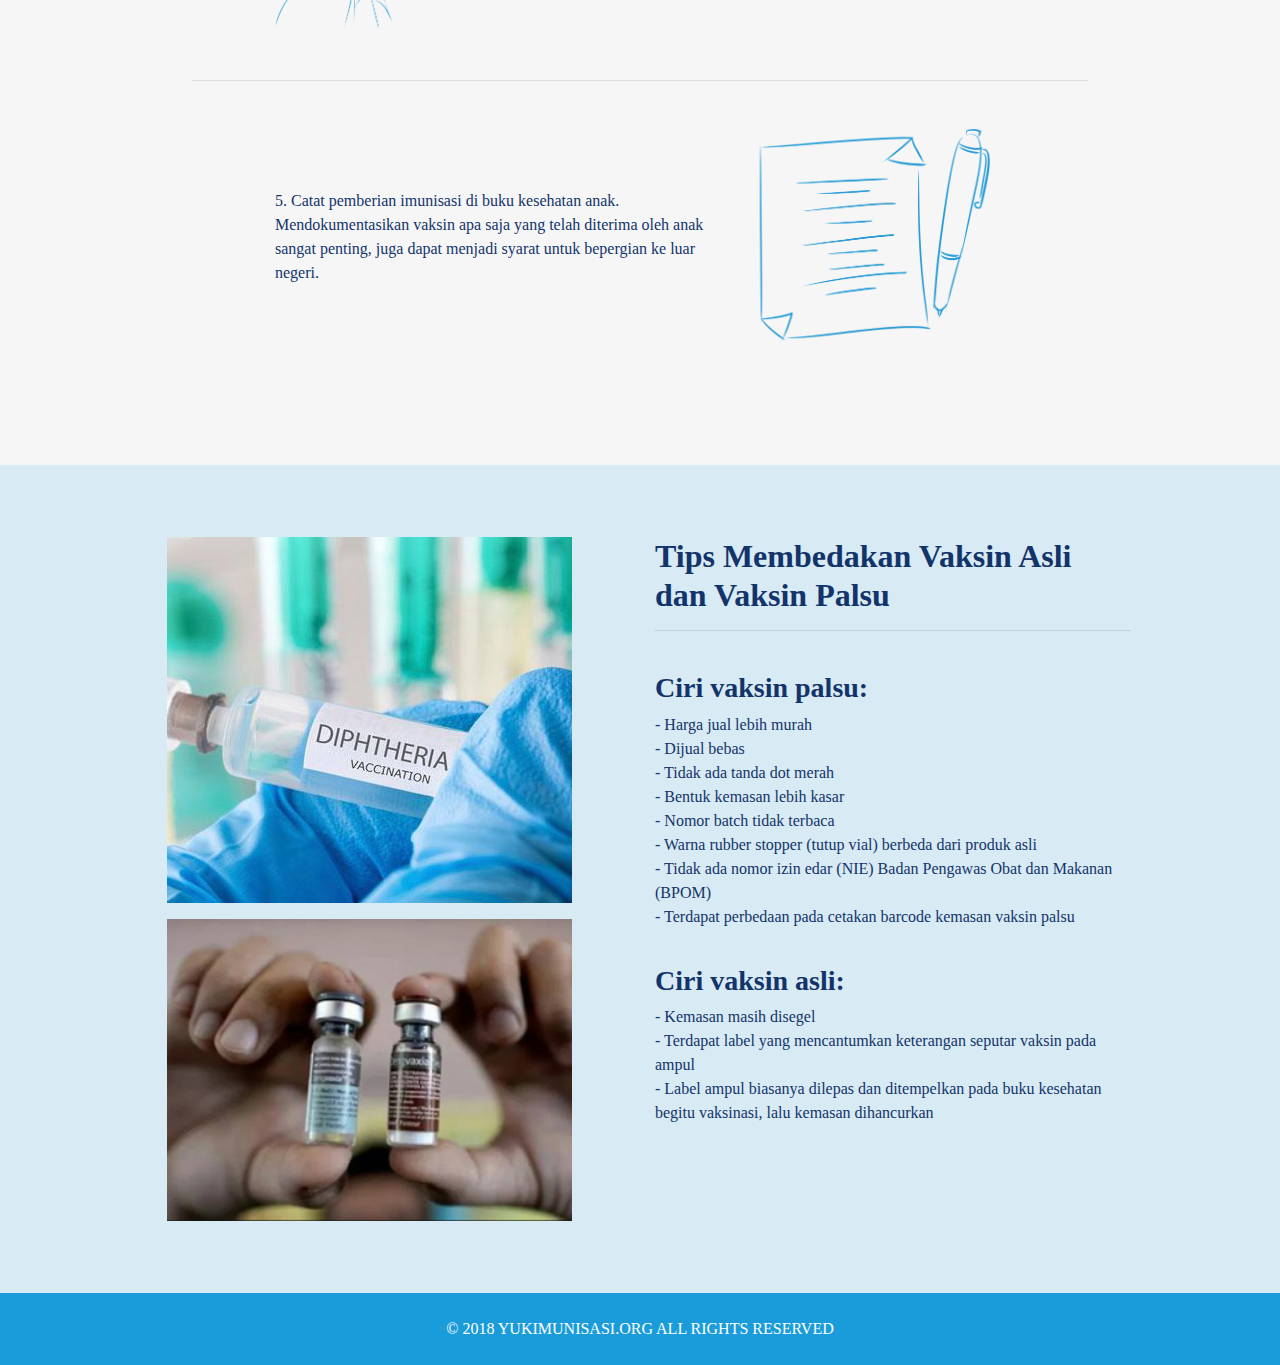
<file: tips.html>
<!doctype html>
<html lang="en">
  <head>
    <!-- Required meta tags -->
    <meta charset="utf-8">
    <meta name="viewport" content="width=device-width, initial-scale=1, shrink-to-fit=no">
  <!-- <link rel=”icon” type=”image/png” href=”img/icon.png”> -->
  <link href="img/icon.png" rel="shortcut icon">
    <!-- Bootstrap CSS -->
    <link rel="stylesheet" type="text/css" href="css/bootstrap.css">
    <link rel="stylesheet" type="text/css" href="css/bootstrap.min.css" >
    <link rel="stylesheet" type="text/css" href="style/style.css">
    <!-- <link rel="stylesheet" href="https://maxcdn.bootstrapcdn.com/bootstrap/4.0.0/css/bootstrap.min.css" integrity="sha384-Gn5384xqQ1aoWXA+058RXPxPg6fy4IWvTNh0E263XmFcJlSAwiGgFAW/dAiS6JXm" crossorigin="anonymous"> -->

    <title>YUK Imunisasi</title>
  </head>
  <body style="background-color: #f6f6f6">

    <!-- navbar -->
  <nav class="navbar navbar-expand-lg navbar-light p-2" style="background-color: #1A9CDA;">
    <a class="navbar-brand" href="index.html">
        <img src="img/logo.png" width="140" class="d-inline-block align-top ml-5" alt="brand">
    </a>
    <button class="navbar-toggler" type="button" data-toggle="collapse" data-target="#navbarNavDropdown" aria-controls="navbarSupportedContent" aria-expanded="false" aria-label="Toggle navigation">
      <span class="navbar-toggler-icon"></span>
    </button>

      <div class="collapse navbar-collapse" id="navbarNavDropdown">
        <ul class="navbar-nav ml-auto font-weight-bold">
          <li class="nav-item">
            <a class="nav-link a" href="index.html">HOME</a>
          </li>
          <li class="nav-item">
            <a class="nav-link b" href="sejarah_imunisasi.html">IMUNISASI</a>
          </li>
          <li class="nav-item">
            <a class="nav-link c" href="jenis_vaksin.html">JENIS VAKSIN</a>
          </li>
          <li class="nav-item">
            <a class="nav-link d" href="penyakit.html">PENYAKIT</a>
          </li>
          <li class="nav-item">
            <a class="nav-link e" href="tips.html">TIPS</a>
          </li> 
        </ul>
      </div>
  </nav>

<style>
	body{
		color: #12346B;
	}
 	.page {
 		/* height: 300px; */
 		/* max-height: 490px; */
 	}
</style>
	
	
  <section class="text-header">
    <div class="container my-5">
      <div class="row">
        <div class="col text-center">
          <h1 class="mb-lg-4 font-weight-bold" style="color: #12346B;">Tips Imunisasi</h1>
          <hr style="width: 200px;border: solid 2px  #12346B;">
        </div>
      </div>
    </div>
  </section>

  <section id="page1" class="page my-5">
  	<div class="container">
  		<div class="row align-items-center justify-content-center">
  			<div class="col-5">
  				1. Ketahui jadwal imunisasi. Apabila anda ragu, berkonsultasilah dengan dokter anak mengenai jadwal dan interval pemberian vaksin yang tepat.
  			</div>
  			<div class="col-3">
  				<img src="img/32.png" alt="gambar 1" width="240">
  			</div>
  		</div>
  	</div>
  </section>

	<hr style="width: 70%; color: #a1b6c5">

  <section id="page2" class="page my-5">
  	<div class="container">
  		<div class="row align-items-center justify-content-center">
  			<div class="col-3">
  				<img src="img/33.png" alt="gambar 2" width="240">
  			</div>
  			<div class="col-5">
  				2. Pastikan kondisi anak optimal untuk menerima vaksin. Ada beberapa kondisi yang menjadi perhatian, di antaranya reaksi alergi berat terhadap komponen vaksin, kelainan sistem kekebalan tubuh, atau sedang menderita sakit berat.
  			</div>
  		</div>
  	</div>
  </section>

	<hr style="width: 70%; color: #a1b6c5">

  <section id="page3" class="page my-5">
  	<div class="container">
  		<div class="row align-items-center justify-content-center">
  			<div class="col-5">
  				3. Pastikan keaslian vaksin. Hal ini dapat dilakukan dengan memberikan imunisasi di lokasi layanan kesehatan yang Anda percaya dan jangan lupa melihat kondisi vaksin, nomor lot, dan tanggal kadaluarsa vaksin.
  			</div>
  			<div class="col-3">
  				<img src="img/34.png" alt="gambar 3" width="240">
  			</div>
  		</div>
  	</div>
  </section>

	<hr style="width: 70%; color: #a1b6c5">

  <section id="page4" class="page my-5">
  	<div class="container">
  		<div class="row align-items-center justify-content-center">
  			<div class="col-3">
  				<img src="img/35.png" alt="gambar 2" width="240">
  			</div>
  			<div class="col-5">
				4. Tanyakan efek samping yang mungkin muncul. Beberapa vaksin dapat memberikan efek samping seperti demam atau bengkak di lokasi penyuntikan. Penjelasan tentang efek tersebut dan penanganannya dapat ditanyakan kepada dokter anak.
  			</div>
  		</div>
  	</div>
  </section>

	<hr style="width: 70%; color: #a1b6c5">

<section id="page5" class="page my-5">
  	<div class="container">
  		<div class="row align-items-center justify-content-center">
  			<div class="col-5">
				5. Catat pemberian imunisasi di buku kesehatan anak. Mendokumentasikan vaksin apa saja yang telah diterima oleh anak sangat penting, juga dapat menjadi syarat untuk bepergian ke luar negeri.
  			</div>
  			<div class="col-3">
  				<img src="img/36.png" alt="gambar 3" width="240">
  			</div>
  		</div>
  	</div>
  </section>

	<section class="vaksin-palsu-footer" style="margin-top: 120px">
		<div class="container-fluid p-5" style="background-color: #D8EAF3">
			<div class="row justify-content-center">

				<!-- start kiri -->
				<div class="col-md-5 my-4 text-center pl-5">
					<div class="row mb-3">
						<img src="img/3.jpg" class="img-fluid" alt="Responsif Image">
					</div>
					<div class="row">
						<img src="img/3-2.jpg" class="img-fluid" alt="Responsif Image" width="405">
					</div>
				</div>
				<!-- end kiri -->

				<!-- start kanan -->
				<div class="col-md-5 my-4" style="color:  #12346B;">
					<h2 class="font-weight-bold">Tips Membedakan Vaksin Asli dan Vaksin Palsu</h2>	
			      <hr>
			      <br>
					<h3 class="font-weight-bold">Ciri vaksin palsu:</h3>

					- Harga jual lebih murah
					<br>- Dijual bebas
					<br>- Tidak ada tanda dot merah
					<br>- Bentuk kemasan lebih kasar
					<br>- Nomor batch tidak terbaca
					<br>- Warna rubber stopper (tutup vial) berbeda dari produk asli
					<br>- Tidak ada nomor izin edar (NIE) Badan Pengawas Obat dan Makanan (BPOM)
					<br>- Terdapat perbedaan pada cetakan barcode kemasan vaksin palsu
					<h3 style="margin-top: 35px; font-weight: bold;">Ciri vaksin asli:</h3>
					- Kemasan masih disegel
					<br>- Terdapat label yang mencantumkan keterangan seputar vaksin pada ampul
					<br>- Label ampul biasanya dilepas dan ditempelkan pada buku kesehatan begitu vaksinasi, lalu kemasan dihancurkan
				</div>
				<!-- end kanan -->
			</div>
		</div>
	</section>

	<footer style="background-color: #1A9CDA;">
		<div class="container">
			<div class="row text-center text-white">
				<div class="col p-4">
					&copy 2018 YUKIMUNISASI.ORG ALL RIGHTS RESERVED
				</div>
			</div>
		</div>
	</footer>

    <!-- Optional JavaScript -->

	<script type="text/javascript" src="js/jquery-3.2.1.slim.min.js"></script>
	<script type="text/javascript" src="js/popper.min.js"></script>
	<script type="text/javascript" src="js/bootstrap.js"></script>
	<script type="text/javascript" src="js/buatan.js"></script>
  </body>
</html>
</file>
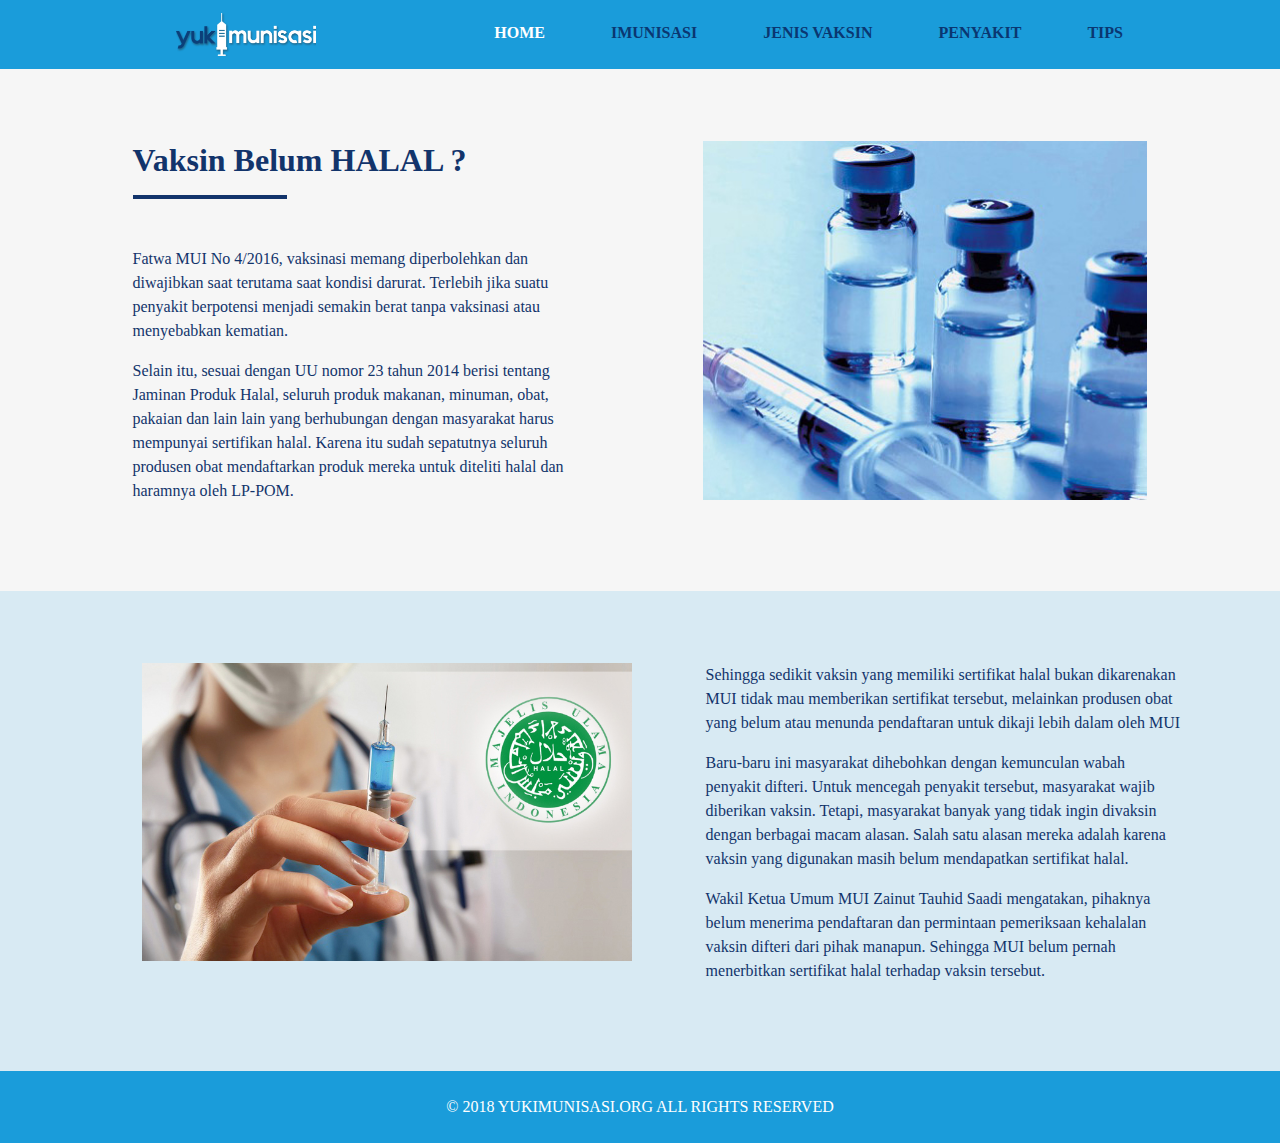
<file: vaksin_belum_halal.html>
<!doctype html>
<html lang="en">
  <head>
    <!-- Required meta tags -->
    <meta charset="utf-8">
    <meta name="viewport" content="width=device-width, initial-scale=1, shrink-to-fit=no">
  <!-- <link rel=”icon” type=”image/png” href=”img/icon.png”> -->
  <link href="img/icon.png" rel="shortcut icon">
    <!-- Bootstrap CSS -->
    <link rel="stylesheet" type="text/css" href="css/bootstrap.css">
    <link rel="stylesheet" type="text/css" href="css/bootstrap.min.css" >
    <link rel="stylesheet" type="text/css" href="style/style.css">
    <!-- <link rel="stylesheet" href="https://maxcdn.bootstrapcdn.com/bootstrap/4.0.0/css/bootstrap.min.css" integrity="sha384-Gn5384xqQ1aoWXA+058RXPxPg6fy4IWvTNh0E263XmFcJlSAwiGgFAW/dAiS6JXm" crossorigin="anonymous"> -->

    <title>YUK Imunisasi</title>
  </head>
  <body style="background-color: #f6f6f6">

    <!-- navbar -->
  <nav class="navbar navbar-expand-lg navbar-light p-2" style="background-color: #1A9CDA;">
    <a class="navbar-brand" href="index.html">
        <img src="img/logo.png" width="140" class="d-inline-block align-top ml-5" alt="brand">
    </a>
    <button class="navbar-toggler" type="button" data-toggle="collapse" data-target="#navbarNavDropdown" aria-controls="navbarSupportedContent" aria-expanded="false" aria-label="Toggle navigation">
      <span class="navbar-toggler-icon"></span>
    </button>

      <div class="collapse navbar-collapse" id="navbarNavDropdown">
        <ul class="navbar-nav ml-auto font-weight-bold">
          <li class="nav-item">
            <a class="nav-link a" href="index.html">HOME</a>
          </li>
          <li class="nav-item">
            <a class="nav-link b" href="sejarah_imunisasi.html">IMUNISASI</a>
          </li>
          <li class="nav-item">
            <a class="nav-link c" href="jenis_vaksin.html">JENIS VAKSIN</a>
          </li>
          <li class="nav-item">
            <a class="nav-link d" href="penyakit.html">PENYAKIT</a>
          </li>
          <li class="nav-item">
            <a class="nav-link e" href="tips.html">TIPS</a>
          </li> 
        </ul>
      </div>
  </nav>
  
<style>
	hr{
		width: 150px;
		border: solid 2px #12346B;
		margin-left: 0;
	}
</style>
	
	<section class="vaksin-palsu-header my-5">
		<div class="container">
			<div class="row justify-content-center">

				<!-- start kiri -->
				<div class="col-md-5 my-4" style="color:  #12346B;">
					<h2 class="font-weight-bold">Vaksin Belum HALAL ?</h2>	
			        <hr>
					<p class=" mt-5">
						Fatwa MUI No 4/2016, vaksinasi memang diperbolehkan dan diwajibkan
						saat terutama saat kondisi darurat. Terlebih jika suatu penyakit
						berpotensi menjadi semakin berat tanpa vaksinasi atau menyebabkan
						kematian.
					</p>
					<p cla>
						Selain itu, sesuai dengan UU nomor 23 tahun 2014 berisi tentang
						Jaminan Produk Halal, seluruh produk makanan, minuman, obat, pakaian dan 
						lain lain yang berhubungan dengan masyarakat harus mempunyai sertifikan 
						halal. Karena itu sudah sepatutnya seluruh produsen obat mendaftarkan 
						produk mereka untuk diteliti halal dan haramnya oleh LP-POM. 
					</p>
				</div>
				<!-- end kiri -->
				
				<div class="col-md-1"></div>

				<!-- start kanan -->
				<div class="col-md-5 my-4 text-center">
					<img src="img/38.jpg" class="img-fluid" alt="Responsif Image">
				</div>
				<!-- end kanan -->
			</div>
		</div>
	</section>

	<section class="vaksin-palsu-footer">
		<div class="container-fluid p-5" style="background-color: #D8EAF3">
			<div class="row justify-content-center">

				<!-- start kiri -->
				<div class="col-md-6 my-4 text-center">
					<img src="img/37.jpg" class="img-fluid" alt="Responsif Image" width="85%">
				</div>
				<!-- end kiri -->

				<!-- start kanan -->
				<div class="col-md-5 my-4" style="color:  #12346B;">
					<p>
						Sehingga sedikit vaksin yang memiliki sertifikat halal bukan
						dikarenakan MUI tidak mau memberikan sertifikat tersebut, 
						melainkan produsen obat yang belum atau menunda pendaftaran untuk
						dikaji lebih dalam oleh MUI 
					</p>
					<p>
						Baru-baru ini masyarakat dihebohkan dengan kemunculan wabah penyakit difteri.
						Untuk mencegah penyakit tersebut, masyarakat wajib diberikan vaksin. Tetapi, 
						masyarakat banyak yang tidak ingin divaksin dengan berbagai macam alasan. 
						Salah satu alasan mereka adalah karena vaksin yang digunakan masih belum mendapatkan 
						sertifikat halal. 
					</p>
					<p>
						Wakil Ketua Umum MUI Zainut Tauhid Saadi mengatakan, pihaknya belum menerima pendaftaran 
						dan permintaan pemeriksaan kehalalan vaksin difteri dari pihak manapun. Sehingga MUI belum
						pernah menerbitkan sertifikat halal terhadap vaksin tersebut.
					</p>
				</div>
				<!-- end kanan -->
			</div>
		</div>
	</section>

	<footer style="background-color: #1A9CDA;">
		<div class="container">
			<div class="row text-center text-white">
				<div class="col p-4">
					&copy 2018 YUKIMUNISASI.ORG ALL RIGHTS RESERVED
				</div>
			</div>
		</div>
	</footer>

    <!-- Optional JavaScript -->

	<script type="text/javascript" src="js/jquery-3.2.1.slim.min.js"></script>
	<script type="text/javascript" src="js/popper.min.js"></script>
	<script type="text/javascript" src="js/bootstrap.js"></script>
	<script type="text/javascript" src="js/buatan.js"></script>
  </body>
</html>
</file>
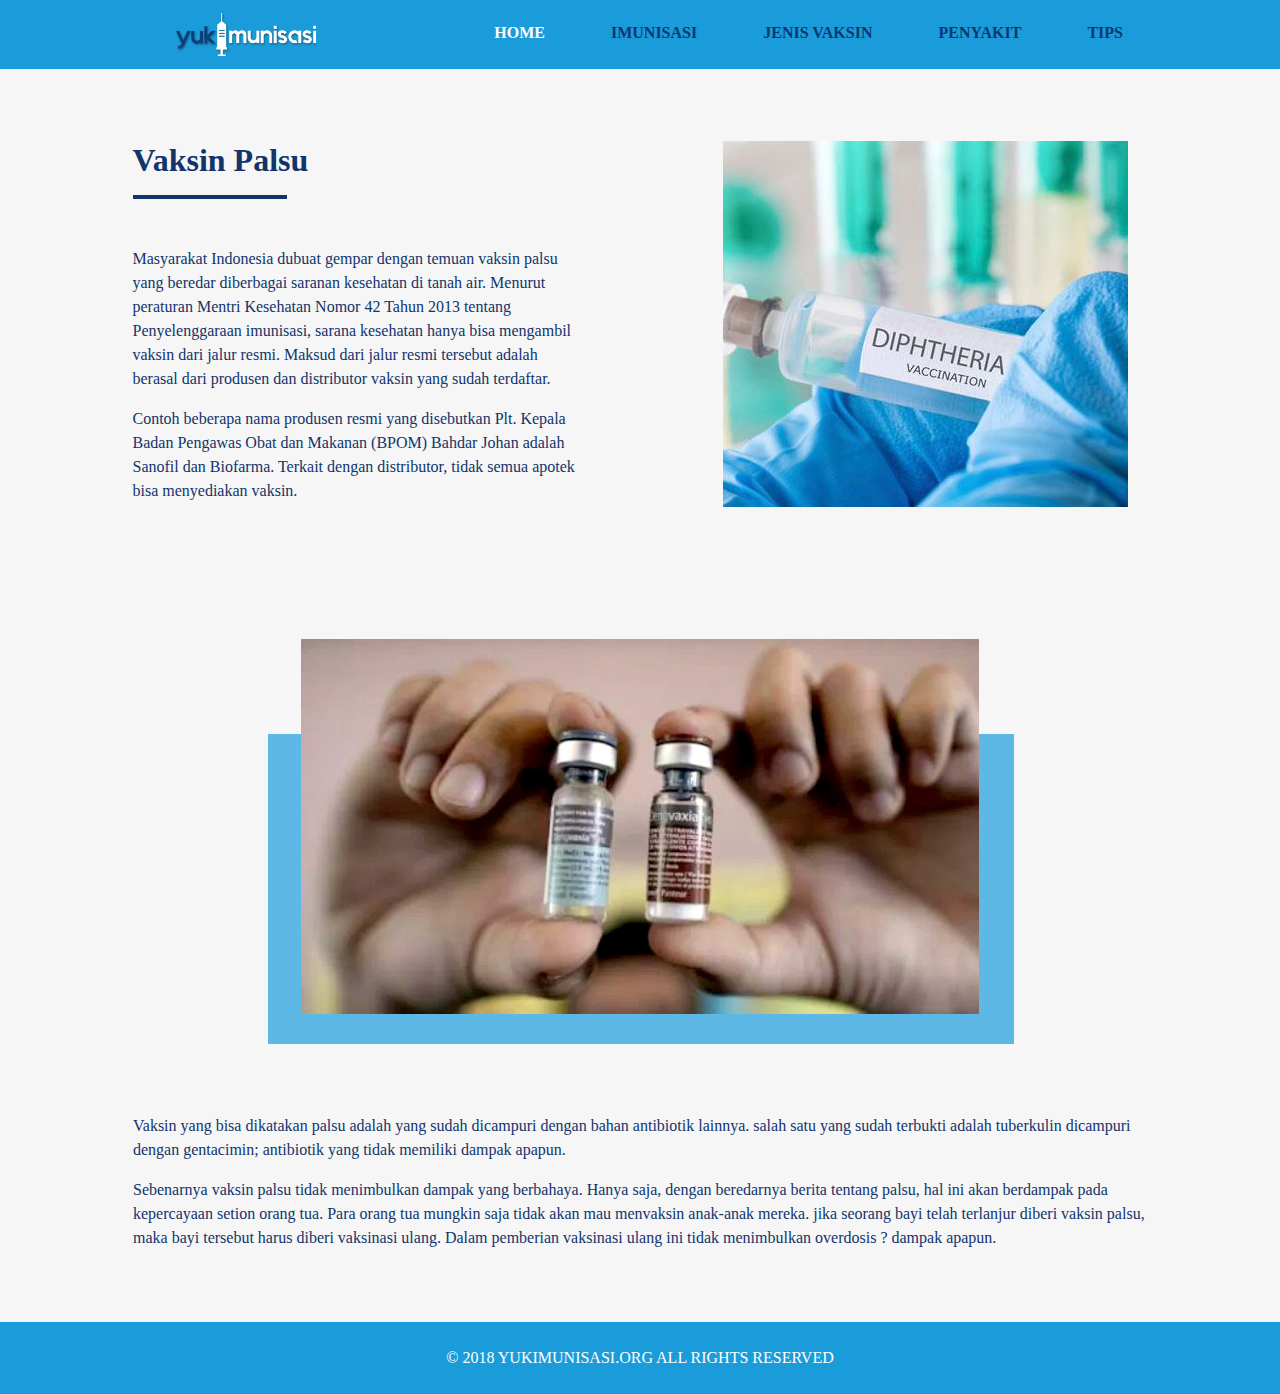
<file: vaksin_palsu.html>
<!doctype html>
<html lang="en">
  <head>
    <!-- Required meta tags -->
    <meta charset="utf-8">
    <meta name="viewport" content="width=device-width, initial-scale=1, shrink-to-fit=no">
  <!-- <link rel=”icon” type=”image/png” href=”img/icon.png”> -->
  <link href="img/icon.png" rel="shortcut icon">
    <!-- Bootstrap CSS -->
    <link rel="stylesheet" type="text/css" href="css/bootstrap.css">
    <link rel="stylesheet" type="text/css" href="css/bootstrap.min.css" >
    <link rel="stylesheet" type="text/css" href="style/style.css">
    <!-- <link rel="stylesheet" href="https://maxcdn.bootstrapcdn.com/bootstrap/4.0.0/css/bootstrap.min.css" integrity="sha384-Gn5384xqQ1aoWXA+058RXPxPg6fy4IWvTNh0E263XmFcJlSAwiGgFAW/dAiS6JXm" crossorigin="anonymous"> -->

    <title>YUK Imunisasi</title>
  </head>
  <body style="background-color: #f6f6f6">

    <!-- navbar -->
  <nav class="navbar navbar-expand-lg navbar-light p-2" style="background-color: #1A9CDA;">
    <a class="navbar-brand" href="index.html">
        <img src="img/logo.png" width="140" class="d-inline-block align-top ml-5" alt="brand">
    </a>
    <button class="navbar-toggler" type="button" data-toggle="collapse" data-target="#navbarNavDropdown" aria-controls="navbarSupportedContent" aria-expanded="false" aria-label="Toggle navigation">
      <span class="navbar-toggler-icon"></span>
    </button>

      <div class="collapse navbar-collapse" id="navbarNavDropdown">
        <ul class="navbar-nav ml-auto font-weight-bold">
          <li class="nav-item">
            <a class="nav-link a" href="index.html">HOME</a>
          </li>
          <li class="nav-item">
            <a class="nav-link b" href="sejarah_imunisasi.html">IMUNISASI</a>
          </li>
          <li class="nav-item">
            <a class="nav-link c" href="jenis_vaksin.html">JENIS VAKSIN</a>
          </li>
          <li class="nav-item">
            <a class="nav-link d" href="penyakit.html">PENYAKIT</a>
          </li>
          <li class="nav-item">
            <a class="nav-link e" href="tips.html">TIPS</a>
          </li> 
        </ul>
      </div>
  </nav>
<style>
	hr{
		width: 150px;
		border: solid 2px #12346B;
		margin-left: 0;
	}
	.persegi-panjang{ 
		width: 71.5%; 
		height: 310px; 
		background: #5EB8E5; 
		margin-top: -280px;
		margin-left: 150px;
		margin-bottom: 70px;
		z-index: -1;
	} 
</style>
	
	<section class="vaksin-palsu-header my-5">
		<div class="container">
			<div class="row justify-content-center">

				<!-- start kiri -->
				<div class="col-md-5 my-4" style="color:  #12346B;">
					<h2 class="font-weight-bold">Vaksin Palsu</h2>	
			        <hr>
					<p class="mt-5">
						Masyarakat Indonesia dubuat gempar dengan temuan vaksin palsu
						yang beredar diberbagai saranan kesehatan di tanah air.
						Menurut peraturan Mentri Kesehatan Nomor 42 Tahun 2013 tentang 
						Penyelenggaraan imunisasi, sarana kesehatan hanya bisa mengambil
						vaksin dari jalur resmi. Maksud dari jalur resmi tersebut adalah 
						berasal dari produsen dan distributor vaksin yang sudah terdaftar.
					</p>
					<p>
						Contoh beberapa nama produsen resmi yang disebutkan Plt. Kepala
						Badan Pengawas Obat dan Makanan (BPOM) Bahdar Johan adalah Sanofil dan
						Biofarma. Terkait dengan distributor, tidak semua apotek bisa
						menyediakan vaksin.
					</p>
				</div>
				<!-- end kiri -->
				
				<div class="col-md-1"></div>

				<!-- start kanan -->
				<div class="col-md-5 my-4 text-center">
					<img src="img/3.jpg" class="img-fluid" alt="Responsif Image">
				</div>
				<!-- end kanan -->
			</div>
		</div>
	</section>

	<section class="vaksin-palsu-footer">
		<div class="container p-5">
			<div class="row justify-content-center">
				<div class="col text-center">
					<img src="img/7.jpg" class="img-fluid" alt="Responsif Image" width="65%">
					<div class="persegi-panjang"></div>
				</div>
			</div>
			<div class="row">
				<div class="col mb-2">
					<div class="container" style="color:  #12346B;">
					<p>
						Vaksin yang bisa dikatakan palsu adalah yang sudah dicampuri dengan bahan antibiotik lainnya. 
						salah satu yang sudah terbukti adalah tuberkulin dicampuri dengan gentacimin; antibiotik
						yang tidak memiliki dampak apapun.
					</p>
					<p>
						Sebenarnya vaksin palsu tidak menimbulkan dampak yang berbahaya. Hanya saja, dengan beredarnya berita
						tentang palsu, hal ini akan berdampak pada kepercayaan setion orang tua. Para orang tua mungkin saja 
						tidak akan mau menvaksin anak-anak mereka. jika seorang bayi telah terlanjur diberi vaksin palsu,
						maka bayi tersebut harus diberi vaksinasi ulang. Dalam pemberian vaksinasi ulang ini tidak menimbulkan 
						overdosis ? dampak apapun.
					</p>
					</div>
				</div>
			</div>
		</div>
	</section>

	<footer style="background-color: #1A9CDA;">
		<div class="container">
			<div class="row text-center text-white">
				<div class="col p-4">
					&copy 2018 YUKIMUNISASI.ORG ALL RIGHTS RESERVED
				</div>
			</div>
		</div>
	</footer>

    <!-- Optional JavaScript -->

	<script type="text/javascript" src="js/jquery-3.2.1.slim.min.js"></script>
	<script type="text/javascript" src="js/popper.min.js"></script>
	<script type="text/javascript" src="js/bootstrap.js"></script>
	<script type="text/javascript" src="js/buatan.js"></script>
  </body>
</html>
</file>
<file: style/style.css>
body{
	font-family: calibri;
}

/* start edit navbar */
.navbar.navbar-expand-lg.navbar-light.p-2 a.navbar-brand{
 	margin-left: 120px;
}

.navbar-light .navbar-collapse ul.navbar-nav li a{
	color: #0a3771;
	border-bottom: solid 3px #1A9CDA;
}

.navbar.navbar-expand-lg.navbar-light li a:hover{
	color: #fff;
	border-bottom: solid 3px;
}

.ml-auto{
	margin-right: 15%;
}

.nav-item{
	margin-left: 50px;
}
	
.navbar-brand{
	margin-left: 70px;
}

/* end edit navbar */



/* start edit page header */
.d-block{
	opacity: 0;
	transform: translate(0, -200px);
	transition: 2s;
}
.d-block.tampil-h{
	opacity: 1;
	transform: translate(0, 0);
}
/* end edit page header */



/* start edit page vaksinasi */
.p-left{
	opacity: 0;
	transform: translate(-100px,0);
	transition: 2s;
}
.p-right{
	opacity: 0;
	transform: translate(100px,0);
	transition: 2s;
}

.p-left.tampil-vaksinasi, .p-right.tampil-vaksinasi{
	opacity: 1;
	transform: translate(0,0);
}
/* end edit page vaksinasi */



/* start edit image footer */
.image-footer{
	opacity: 0;
	transition: 2s;
	z-index: -1;
}

.image-footer.tampil-image-footer{
	opacity: 1;
}
/* end edit image footer */





/* start edit header footer */
.caption {
    position: absolute;
    top: 75px;
    left: -10%;
    width: 100%;
    z-index: 1;
}

@media (min-width: 300px) {  
  p.caption {
  	font-size:1rem;
	top: 12px;
  	} /*1rem = 16px*/
}

@media (min-width: 470px) {  
  p.caption {
  	font-size:2rem;
	top: 40px;
  	} /*1rem = 16px*/
}
 
/* Medium devices (tablets, 768px and up) The navbar toggle appears at this breakpoint */
@media (min-width: 768px) {  
  p.caption {
  	font-size:3.4rem;
	top: 55px;
  	} /*1rem = 16px*/
}
 
/* Large devices (desktops, 992px and up) */
@media (min-width: 992px) { 
  p.caption {font-size:4rem;} /*1rem = 16px*/
}
 
/* Extra large devices (large desktops, 1200px and up) */
@media (min-width: 1200px) {  
  p.caption {font-size:65px;} /*1rem = 16px*/    
}
/* end edit header footer */
</file>
